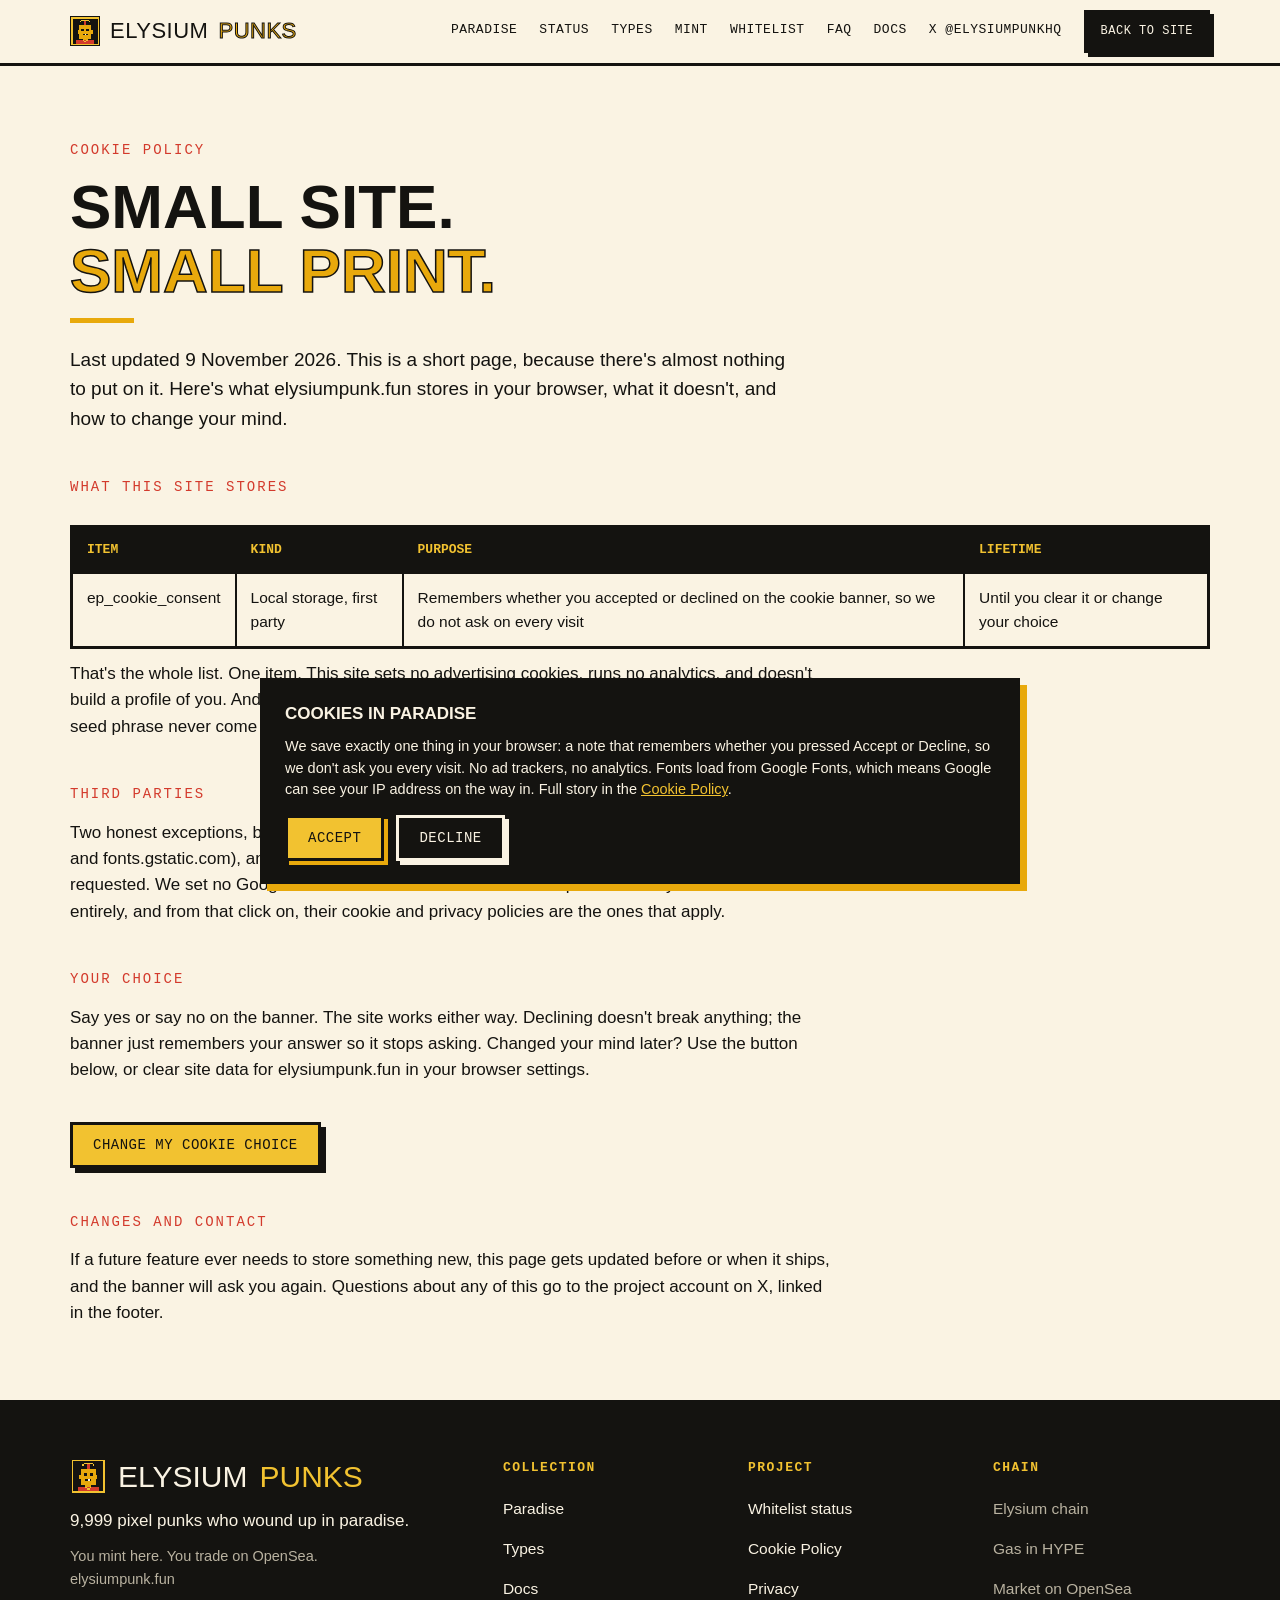
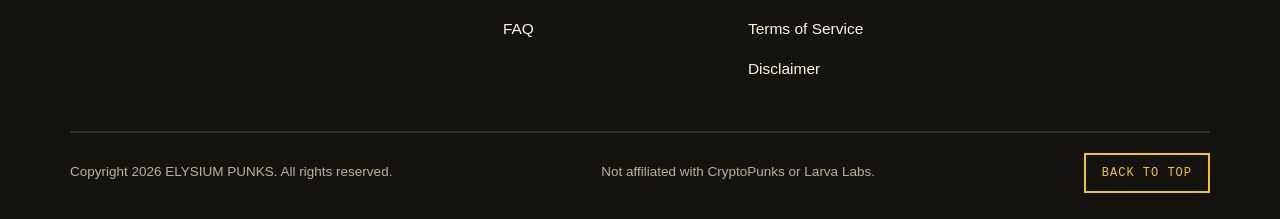
<file: cookies.html>
<!DOCTYPE html>
<html lang="en">
<head>
<meta charset="UTF-8">
<meta name="viewport" content="width=device-width, initial-scale=1.0">
<meta http-equiv="Content-Security-Policy" content="default-src 'self'; script-src 'self'; style-src 'self' https://fonts.googleapis.com 'unsafe-inline'; font-src 'self' https://fonts.gstatic.com; img-src 'self'; connect-src 'none'; base-uri 'self'; form-action 'self'; object-src 'none'">
<meta name="referrer" content="strict-origin-when-cross-origin">
<title>Cookie Policy: ELYSIUM PUNKS</title>
<meta name="description" content="Cookie Policy for elysiumpunk.fun: what this site stores, what it does not, and how to change your choice.">
<meta property="og:type" content="website">
<meta property="og:site_name" content="ELYSIUM PUNKS">
<meta property="og:title" content="ELYSIUM PUNKS Cookie Policy">
<meta property="og:description" content="What elysiumpunk.fun stores, what it does not, and how to change your cookie choice.">
<meta property="og:url" content="https://elysiumpunk.fun/cookies.html">
<meta property="og:image" content="https://elysiumpunk.fun/img/og.png">
<meta name="twitter:card" content="summary_large_image">
<meta name="twitter:title" content="ELYSIUM PUNKS Cookie Policy">
<meta name="twitter:description" content="What elysiumpunk.fun stores, what it does not, and how to change your cookie choice.">
<meta name="twitter:image" content="https://elysiumpunk.fun/img/og.png">
<link rel="preconnect" href="https://fonts.googleapis.com">
<link rel="preconnect" href="https://fonts.gstatic.com" crossorigin>
<link href="https://fonts.googleapis.com/css2?family=Archivo+Black&family=Silkscreen:wght@400;700&family=Space+Grotesk:wght@400;500;700&family=Space+Mono:wght@400;700&display=swap" rel="stylesheet">
<link rel="stylesheet" href="style.css?v=8">
<link rel="icon" type="image/png" sizes="128x128" href="img/logo.png">
<link rel="icon" type="image/svg+xml" href="img/logo.svg">
<style>
.doctable{width:100%;border:3px solid var(--ink);border-collapse:collapse;margin-top:26px;background:var(--cream)}
.doctable th,.doctable td{border:2px solid var(--ink);padding:12px 14px;text-align:left;font-size:15.5px;vertical-align:top}
.doctable th{font-family:var(--pix);text-transform:uppercase;font-size:13px;background:var(--ink);color:var(--gold2)}
.docsec{margin-top:44px}
.docsec p{max-width:760px;margin-top:12px}
</style>
</head>
<body>

<header>
  <div class="header-in">
    <a class="logo" href="index.html"><img class="logo-mark" src="img/logo.svg" alt="" width="30" height="30">ELYSIUM <em>PUNKS</em></a>
    <nav class="mainnav" aria-label="Main">
      <a href="index.html#paradise">Paradise</a>
      <a href="index.html#status">Status</a>
      <a href="index.html#types">Types</a>
      <a href="index.html#how">Mint</a>
      <a href="whitelist.html">Whitelist</a>
      <a href="index.html#faq">FAQ</a>
      <a href="docs.html">Docs</a>
      <a href="https://x.com/elysiumpunkHQ" target="_blank" rel="noopener noreferrer">X @elysiumpunkHQ</a>
    </nav>
    <a class="btn small ink head-act" href="index.html">Back to site</a>
  </div>
  <div class="scroll-progress" id="scrollProgress" aria-hidden="true"></div>
</header>

<section class="blk">
  <div class="wrap">
    <p class="sec-tag">Cookie policy</p>
    <h2>Small site.<br><span class="gold">Small print.</span></h2>
    <p class="lede">Last updated 9 November 2026. This is a short page, because there's almost nothing to put on it. Here's what elysiumpunk.fun stores in your browser, what it doesn't, and how to change your mind.</p>

    <div class="docsec">
      <p class="sec-tag">What this site stores</p>
      <table class="doctable">
        <tr><th>Item</th><th>Kind</th><th>Purpose</th><th>Lifetime</th></tr>
        <tr><td>ep_cookie_consent</td><td>Local storage, first party</td><td>Remembers whether you accepted or declined on the cookie banner, so we do not ask on every visit</td><td>Until you clear it or change your choice</td></tr>
      </table>
      <p>That's the whole list. One item. This site sets no advertising cookies, runs no analytics, and doesn't build a profile of you. And because minting happens inside your own wallet, your private keys and seed phrase never come anywhere near this site.</p>
    </div>

    <div class="docsec">
      <p class="sec-tag">Third parties</p>
      <p>Two honest exceptions, both outside our walls. Fonts load from Google Fonts (fonts.googleapis.com and fonts.gstatic.com), and Google may log your IP address and browser details when those files are requested. We set no Google cookies ourselves. Links to X and OpenSea take you off this site entirely, and from that click on, their cookie and privacy policies are the ones that apply.</p>
    </div>

    <div class="docsec">
      <p class="sec-tag">Your choice</p>
      <p>Say yes or say no on the banner. The site works either way. Declining doesn't break anything; the banner just remembers your answer so it stops asking. Changed your mind later? Use the button below, or clear site data for elysiumpunk.fun in your browser settings.</p>
      <div class="wl-cta">
        <button class="btn gold" type="button" id="cookieChangeBtn">Change my cookie choice</button>
      </div>
    </div>

    <div class="docsec">
      <p class="sec-tag">Changes and contact</p>
      <p>If a future feature ever needs to store something new, this page gets updated before or when it ships, and the banner will ask you again. Questions about any of this go to the project account on X, linked in the footer.</p>
    </div>
  </div>
</section>

<footer>
  <div class="wrap">
    <div class="foot-top">
      <div class="foot-brand">
        <div class="foot-logo"><img class="logo-mark" src="img/logo.svg" alt="" width="34" height="34">ELYSIUM <em>PUNKS</em></div>
        <p class="foot-tag">9,999 pixel punks who wound up in paradise.</p>
        <p class="foot-line">You mint here. You trade on OpenSea.<br>elysiumpunk.fun</p>
      </div>
      <nav class="foot-cols" aria-label="Footer">
        <div class="foot-col">
          <h5>Collection</h5>
          <a href="index.html#paradise">Paradise</a>
          <a href="index.html#types">Types</a>
          <a href="docs.html">Docs</a>
          <a href="index.html#faq">FAQ</a>
        </div>
        <div class="foot-col">
          <h5>Project</h5>
          <a href="whitelist.html">Whitelist status</a>
          <a href="cookies.html">Cookie Policy</a>
          <a href="privacy.html">Privacy</a>
          <a href="terms.html">Terms of Service</a>
          <a href="disclaimer.html">Disclaimer</a>
        </div>
        <div class="foot-col">
          <h5>Chain</h5>
          <span>Elysium chain</span>
          <span>Gas in HYPE</span>
          <span>Market on OpenSea</span>
        </div>
      </nav>
    </div>
    <div class="foot-bar">
      <span>Copyright 2026 ELYSIUM PUNKS. All rights reserved.</span>
      <span>Not affiliated with CryptoPunks or Larva Labs.</span>
      <button class="to-top" id="toTop" type="button">Back to top</button>
    </div>
  </div>
</footer>


<div class="cookiebar" id="cookieBar" role="dialog" aria-label="Cookie consent">
  <h4>Cookies in paradise</h4>
  <p>We save exactly one thing in your browser: a note that remembers whether you pressed Accept or Decline, so we don't ask you every visit. No ad trackers, no analytics. Fonts load from Google Fonts, which means Google can see your IP address on the way in. Full story in the <a href="cookies.html">Cookie Policy</a>.</p>
  <div class="cb-btns">
    <button class="btn gold" id="cookieAccept" type="button">Accept</button>
    <button class="btn ghost" id="cookieDecline" type="button">Decline</button>
  </div>
</div>
<script src="app.js?v=5"></script>
</body>
</html>
</file>
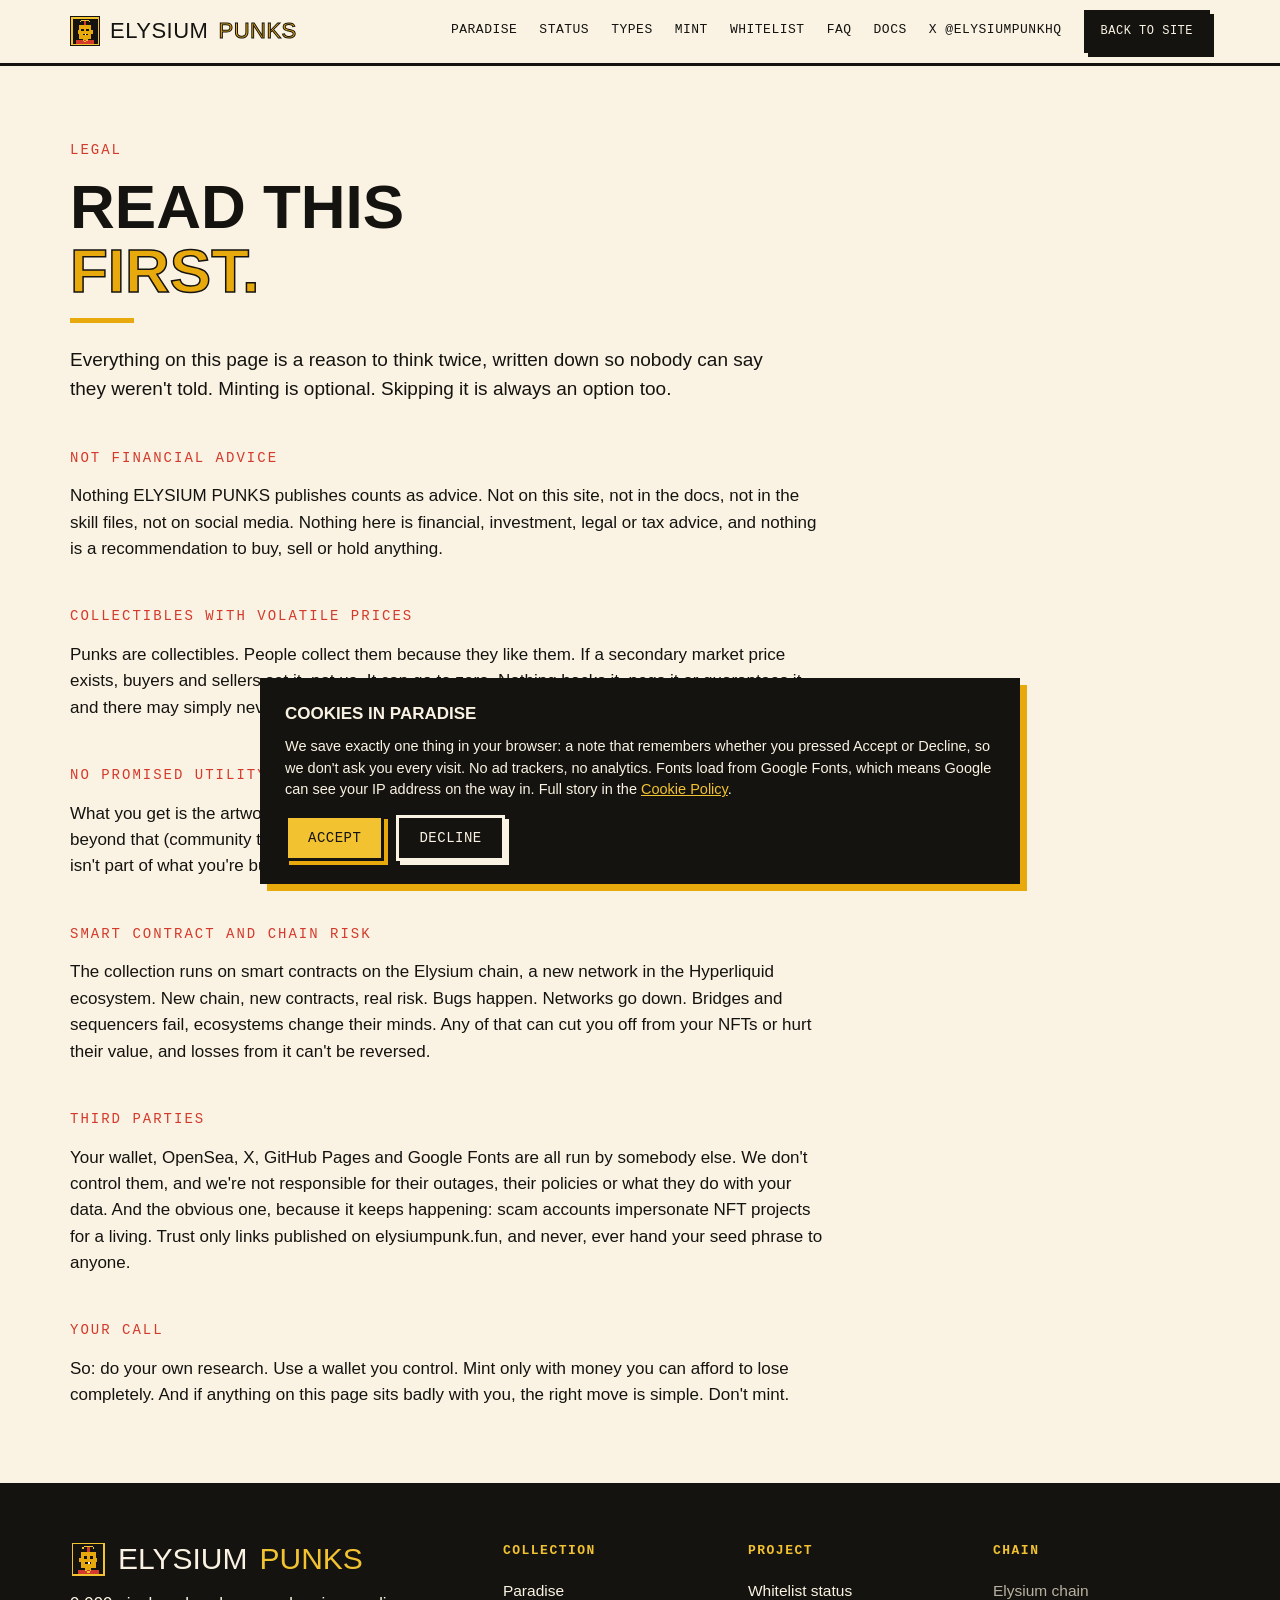
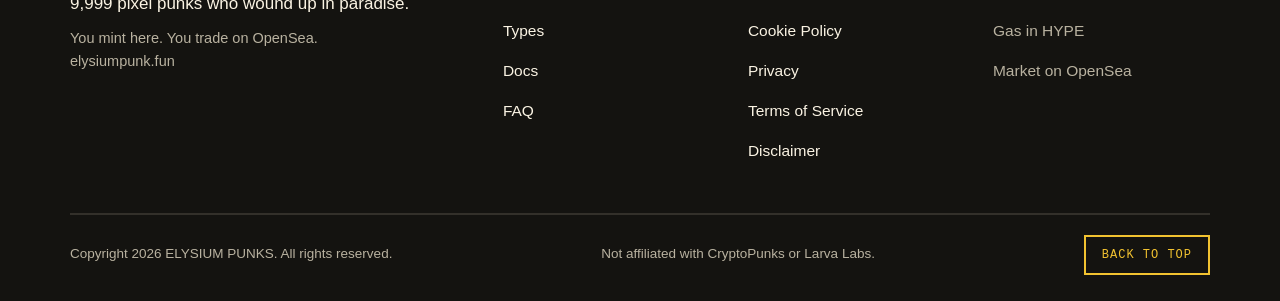
<file: disclaimer.html>
<!DOCTYPE html>
<html lang="en">
<head>
<meta charset="UTF-8">
<meta name="viewport" content="width=device-width, initial-scale=1.0">
<meta http-equiv="Content-Security-Policy" content="default-src 'self'; script-src 'self'; style-src 'self' https://fonts.googleapis.com 'unsafe-inline'; font-src 'self' https://fonts.gstatic.com; img-src 'self'; connect-src 'none'; base-uri 'self'; form-action 'self'; object-src 'none'">
<meta name="referrer" content="strict-origin-when-cross-origin">
<title>Disclaimer: ELYSIUM PUNKS</title>
<meta name="description" content="Risk disclaimer for ELYSIUM PUNKS: not financial advice, volatile collectibles, smart contract and new chain risk.">
<meta property="og:type" content="website">
<meta property="og:site_name" content="ELYSIUM PUNKS">
<meta property="og:title" content="ELYSIUM PUNKS Disclaimer">
<meta property="og:description" content="Risk disclaimer for ELYSIUM PUNKS: not financial advice, volatile collectibles, smart contract and new chain risk.">
<meta property="og:url" content="https://elysiumpunk.fun/disclaimer.html">
<meta property="og:image" content="https://elysiumpunk.fun/img/og.png">
<meta name="twitter:card" content="summary_large_image">
<meta name="twitter:title" content="ELYSIUM PUNKS Disclaimer">
<meta name="twitter:description" content="Risk disclaimer for ELYSIUM PUNKS: not financial advice, volatile collectibles, smart contract and new chain risk.">
<meta name="twitter:image" content="https://elysiumpunk.fun/img/og.png">
<link rel="preconnect" href="https://fonts.googleapis.com">
<link rel="preconnect" href="https://fonts.gstatic.com" crossorigin>
<link href="https://fonts.googleapis.com/css2?family=Archivo+Black&family=Silkscreen:wght@400;700&family=Space+Grotesk:wght@400;500;700&family=Space+Mono:wght@400;700&display=swap" rel="stylesheet">
<link rel="stylesheet" href="style.css?v=8">
<link rel="icon" type="image/png" sizes="128x128" href="img/logo.png">
<link rel="icon" type="image/svg+xml" href="img/logo.svg">
</head>
<body>

<header>
  <div class="header-in">
    <a class="logo" href="index.html"><img class="logo-mark" src="img/logo.svg" alt="" width="30" height="30">ELYSIUM <em>PUNKS</em></a>
    <nav class="mainnav" aria-label="Main">
      <a href="index.html#paradise">Paradise</a>
      <a href="index.html#status">Status</a>
      <a href="index.html#types">Types</a>
      <a href="index.html#how">Mint</a>
      <a href="whitelist.html">Whitelist</a>
      <a href="index.html#faq">FAQ</a>
      <a href="docs.html">Docs</a>
      <a href="https://x.com/elysiumpunkHQ" target="_blank" rel="noopener noreferrer">X @elysiumpunkHQ</a>
    </nav>
    <a class="btn small ink head-act" href="index.html">Back to site</a>
  </div>
  <div class="scroll-progress" id="scrollProgress" aria-hidden="true"></div>
</header>

<section class="blk">
  <div class="wrap">
    <p class="sec-tag">Legal</p>
    <h2>Read this<br><span class="gold">First.</span></h2>
    <p class="lede">Everything on this page is a reason to think twice, written down so nobody can say they weren't told. Minting is optional. Skipping it is always an option too.</p>
    <div class="docsec">
      <p class="sec-tag">Not financial advice</p>
      <p>Nothing ELYSIUM PUNKS publishes counts as advice. Not on this site, not in the docs, not in the skill files, not on social media. Nothing here is financial, investment, legal or tax advice, and nothing is a recommendation to buy, sell or hold anything.</p>
    </div>
    <div class="docsec">
      <p class="sec-tag">Collectibles with volatile prices</p>
      <p>Punks are collectibles. People collect them because they like them. If a secondary market price exists, buyers and sellers set it, not us. It can go to zero. Nothing backs it, pegs it or guarantees it, and there may simply never be a buyer for your punk at any price.</p>
    </div>
    <div class="docsec">
      <p class="sec-tag">No promised utility or roadmap value</p>
      <p>What you get is the artwork, the type your seed rolled, and an NFT that stays on-chain. Anything beyond that (community things, events, extras) is at our discretion, can change or never happen, and isn't part of what you're buying. Don't mint because you're expecting future benefits.</p>
    </div>
    <div class="docsec">
      <p class="sec-tag">Smart contract and chain risk</p>
      <p>The collection runs on smart contracts on the Elysium chain, a new network in the Hyperliquid ecosystem. New chain, new contracts, real risk. Bugs happen. Networks go down. Bridges and sequencers fail, ecosystems change their minds. Any of that can cut you off from your NFTs or hurt their value, and losses from it can't be reversed.</p>
    </div>
    <div class="docsec">
      <p class="sec-tag">Third parties</p>
      <p>Your wallet, OpenSea, X, GitHub Pages and Google Fonts are all run by somebody else. We don't control them, and we're not responsible for their outages, their policies or what they do with your data. And the obvious one, because it keeps happening: scam accounts impersonate NFT projects for a living. Trust only links published on elysiumpunk.fun, and never, ever hand your seed phrase to anyone.</p>
    </div>
    <div class="docsec">
      <p class="sec-tag">Your call</p>
      <p>So: do your own research. Use a wallet you control. Mint only with money you can afford to lose completely. And if anything on this page sits badly with you, the right move is simple. Don't mint.</p>
    </div>
  </div>
</section>

<footer>
  <div class="wrap">
    <div class="foot-top">
      <div class="foot-brand">
        <div class="foot-logo"><img class="logo-mark" src="img/logo.svg" alt="" width="34" height="34">ELYSIUM <em>PUNKS</em></div>
        <p class="foot-tag">9,999 pixel punks who wound up in paradise.</p>
        <p class="foot-line">You mint here. You trade on OpenSea.<br>elysiumpunk.fun</p>
      </div>
      <nav class="foot-cols" aria-label="Footer">
        <div class="foot-col">
          <h5>Collection</h5>
          <a href="index.html#paradise">Paradise</a>
          <a href="index.html#types">Types</a>
          <a href="docs.html">Docs</a>
          <a href="index.html#faq">FAQ</a>
        </div>
        <div class="foot-col">
          <h5>Project</h5>
          <a href="whitelist.html">Whitelist status</a>
          <a href="cookies.html">Cookie Policy</a>
          <a href="privacy.html">Privacy</a>
          <a href="terms.html">Terms of Service</a>
          <a href="disclaimer.html">Disclaimer</a>
        </div>
        <div class="foot-col">
          <h5>Chain</h5>
          <span>Elysium chain</span>
          <span>Gas in HYPE</span>
          <span>Market on OpenSea</span>
        </div>
      </nav>
    </div>
    <div class="foot-bar">
      <span>Copyright 2026 ELYSIUM PUNKS. All rights reserved.</span>
      <span>Not affiliated with CryptoPunks or Larva Labs.</span>
      <button class="to-top" id="toTop" type="button">Back to top</button>
    </div>
  </div>
</footer>

<div class="cookiebar" id="cookieBar" role="dialog" aria-label="Cookie consent">
  <h4>Cookies in paradise</h4>
  <p>We save exactly one thing in your browser: a note that remembers whether you pressed Accept or Decline, so we don't ask you every visit. No ad trackers, no analytics. Fonts load from Google Fonts, which means Google can see your IP address on the way in. Full story in the <a href="cookies.html">Cookie Policy</a>.</p>
  <div class="cb-btns">
    <button class="btn gold" id="cookieAccept" type="button">Accept</button>
    <button class="btn ghost" id="cookieDecline" type="button">Decline</button>
  </div>
</div>
<script src="app.js?v=5"></script>
</body>
</html>
</file>
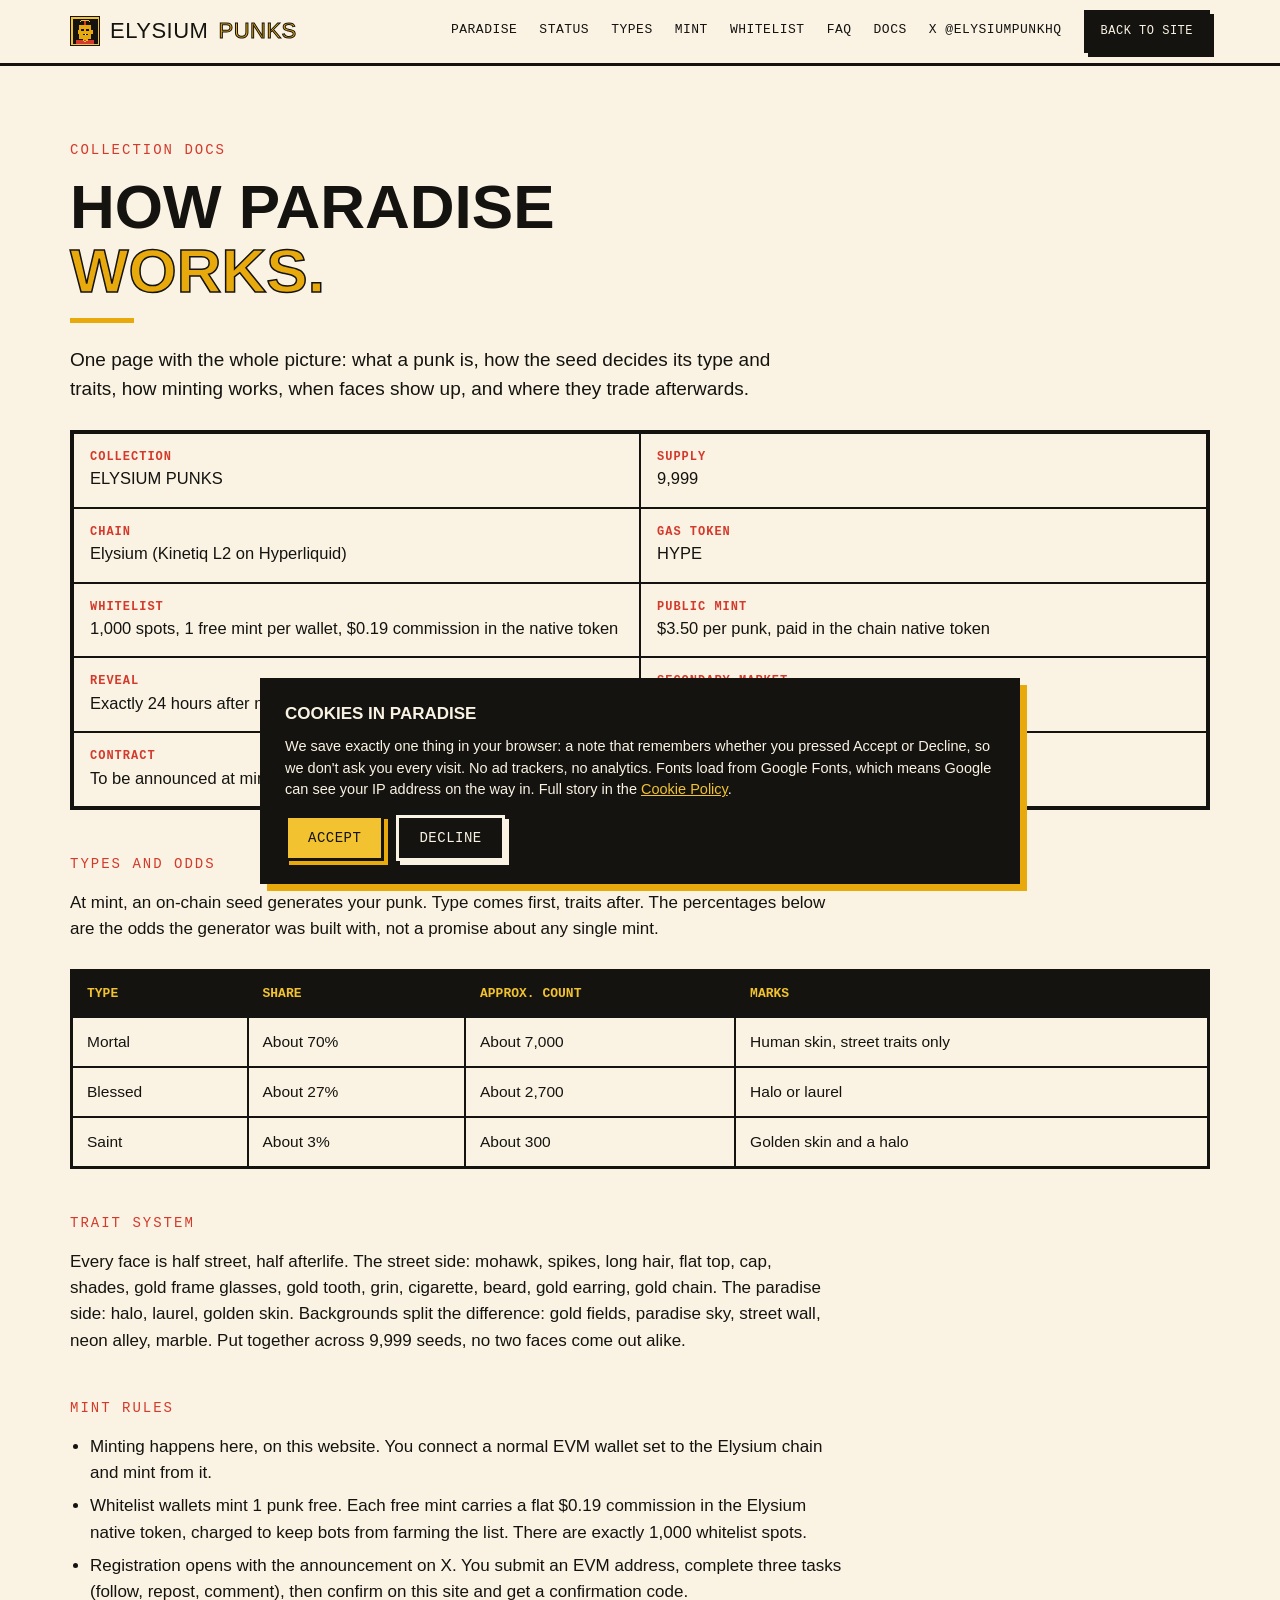
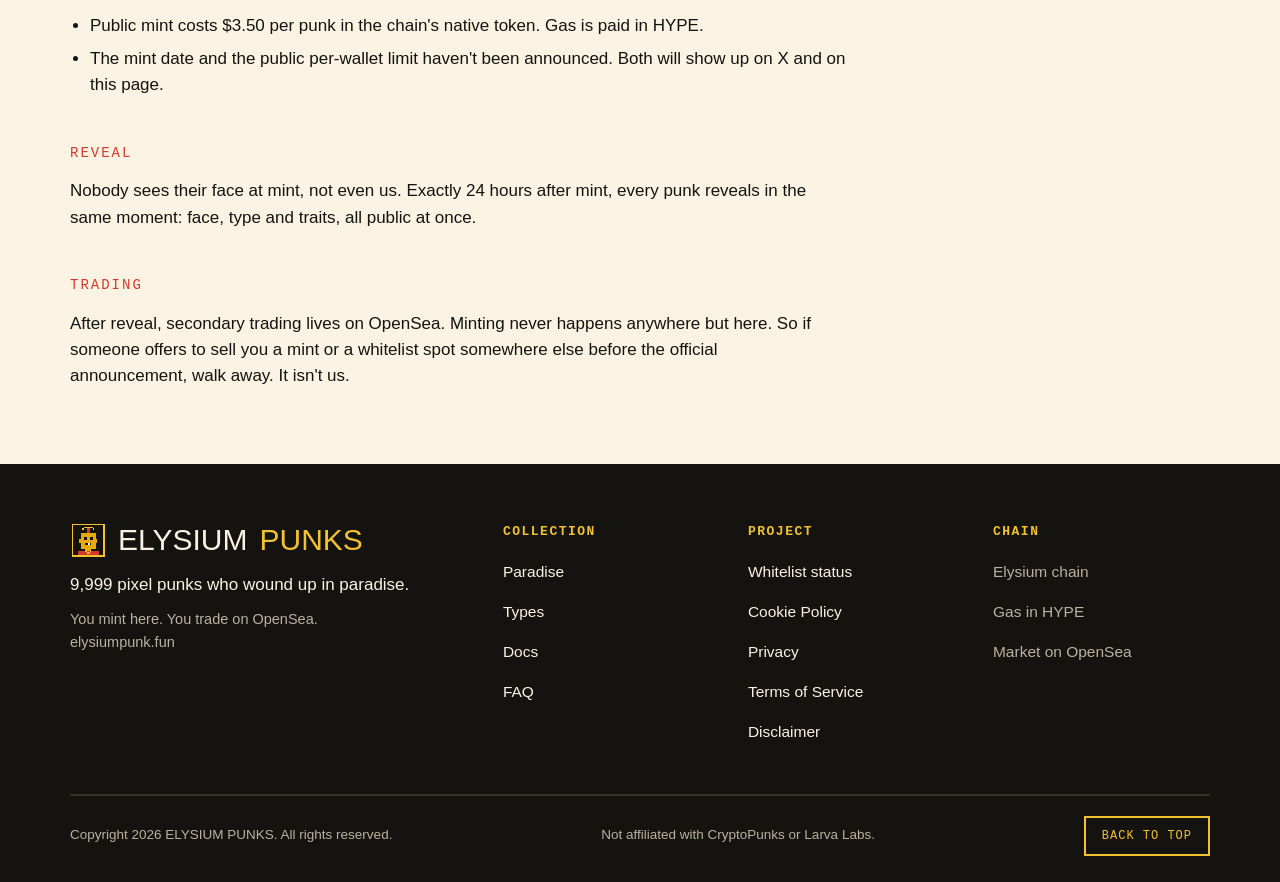
<file: docs.html>
<!DOCTYPE html>
<html lang="en">
<head>
<meta charset="UTF-8">
<meta name="viewport" content="width=device-width, initial-scale=1.0">
<meta http-equiv="Content-Security-Policy" content="default-src 'self'; script-src 'self'; style-src 'self' https://fonts.googleapis.com 'unsafe-inline'; font-src 'self' https://fonts.gstatic.com; img-src 'self'; connect-src 'none'; base-uri 'self'; form-action 'self'; object-src 'none'">
<meta name="referrer" content="strict-origin-when-cross-origin">
<title>Docs: ELYSIUM PUNKS</title>
<meta name="description" content="ELYSIUM PUNKS collection docs: types and odds, trait system, mint rules, reveal, chain details and secondary trading on OpenSea.">
<meta property="og:type" content="website">
<meta property="og:site_name" content="ELYSIUM PUNKS">
<meta property="og:title" content="ELYSIUM PUNKS Docs">
<meta property="og:description" content="Types and odds, trait system, mint rules and reveal mechanics for the 9,999 pixel punks on the Elysium chain.">
<meta property="og:url" content="https://elysiumpunk.fun/docs.html">
<meta property="og:image" content="https://elysiumpunk.fun/img/og.png">
<meta name="twitter:card" content="summary_large_image">
<meta name="twitter:title" content="ELYSIUM PUNKS Docs">
<meta name="twitter:description" content="Types and odds, trait system, mint rules and reveal mechanics for the 9,999 pixel punks on the Elysium chain.">
<meta name="twitter:image" content="https://elysiumpunk.fun/img/og.png">
<link rel="preconnect" href="https://fonts.googleapis.com">
<link rel="preconnect" href="https://fonts.gstatic.com" crossorigin>
<link href="https://fonts.googleapis.com/css2?family=Archivo+Black&family=Silkscreen:wght@400;700&family=Space+Grotesk:wght@400;500;700&family=Space+Mono:wght@400;700&display=swap" rel="stylesheet">
<link rel="stylesheet" href="style.css?v=8">
<link rel="icon" type="image/png" sizes="128x128" href="img/logo.png">
<link rel="icon" type="image/svg+xml" href="img/logo.svg">
<style>
.doctable{width:100%;border:3px solid var(--ink);border-collapse:collapse;margin-top:26px;background:var(--cream)}
.doctable th,.doctable td{border:2px solid var(--ink);padding:12px 14px;text-align:left;font-size:15.5px}
.doctable th{font-family:var(--pix);text-transform:uppercase;font-size:13px;background:var(--ink);color:var(--gold2)}
.docsec{margin-top:44px}
.docsec p{max-width:760px;margin-top:12px}
.docsec ul{max-width:760px;margin:12px 0 0 20px}
.docsec li{margin-bottom:7px}
.kv{display:grid;grid-template-columns:repeat(2,1fr);gap:0;border:3px solid var(--ink);margin-top:26px}
.kv div{padding:14px 16px;border:1.5px solid var(--ink)}
.kv b{font-family:var(--pix);font-size:12px;text-transform:uppercase;letter-spacing:1px;display:block;color:var(--red)}
.kv span{font-size:16.5px}
@media (max-width:860px){.kv{grid-template-columns:1fr}}
</style>
</head>
<body>

<header>
  <div class="header-in">
    <a class="logo" href="index.html"><img class="logo-mark" src="img/logo.svg" alt="" width="30" height="30">ELYSIUM <em>PUNKS</em></a>
    <nav class="mainnav" aria-label="Main">
      <a href="index.html#paradise">Paradise</a>
      <a href="index.html#status">Status</a>
      <a href="index.html#types">Types</a>
      <a href="index.html#how">Mint</a>
      <a href="whitelist.html">Whitelist</a>
      <a href="index.html#faq">FAQ</a>
      <a href="docs.html">Docs</a>
      <a href="https://x.com/elysiumpunkHQ" target="_blank" rel="noopener noreferrer">X @elysiumpunkHQ</a>
    </nav>
    <a class="btn small ink head-act" href="index.html">Back to site</a>
  </div>
  <div class="scroll-progress" id="scrollProgress" aria-hidden="true"></div>
</header>

<section class="blk">
  <div class="wrap">
    <p class="sec-tag">Collection docs</p>
    <h2>How paradise<br><span class="gold">works.</span></h2>
    <p class="lede">One page with the whole picture: what a punk is, how the seed decides its type and traits, how minting works, when faces show up, and where they trade afterwards.</p>

    <div class="kv">
      <div><b>Collection</b><span>ELYSIUM PUNKS</span></div>
      <div><b>Supply</b><span>9,999</span></div>
      <div><b>Chain</b><span>Elysium (Kinetiq L2 on Hyperliquid)</span></div>
      <div><b>Gas token</b><span>HYPE</span></div>
      <div><b>Whitelist</b><span>1,000 spots, 1 free mint per wallet, $0.19 commission in the native token</span></div>
      <div><b>Public mint</b><span>$3.50 per punk, paid in the chain native token</span></div>
      <div><b>Reveal</b><span>Exactly 24 hours after mint</span></div>
      <div><b>Secondary market</b><span>OpenSea</span></div>
      <div><b>Contract</b><span>To be announced at mint</span></div>
      <div><b>Public per wallet limit</b><span>To be announced with the mint date</span></div>
    </div>

    <div class="docsec">
      <p class="sec-tag">Types and odds</p>
      <p>At mint, an on-chain seed generates your punk. Type comes first, traits after. The percentages below are the odds the generator was built with, not a promise about any single mint.</p>
      <table class="doctable">
        <tr><th>Type</th><th>Share</th><th>Approx. count</th><th>Marks</th></tr>
        <tr><td>Mortal</td><td>About 70%</td><td>About 7,000</td><td>Human skin, street traits only</td></tr>
        <tr><td>Blessed</td><td>About 27%</td><td>About 2,700</td><td>Halo or laurel</td></tr>
        <tr><td>Saint</td><td>About 3%</td><td>About 300</td><td>Golden skin and a halo</td></tr>
      </table>
    </div>

    <div class="docsec">
      <p class="sec-tag">Trait system</p>
      <p>Every face is half street, half afterlife. The street side: mohawk, spikes, long hair, flat top, cap, shades, gold frame glasses, gold tooth, grin, cigarette, beard, gold earring, gold chain. The paradise side: halo, laurel, golden skin. Backgrounds split the difference: gold fields, paradise sky, street wall, neon alley, marble. Put together across 9,999 seeds, no two faces come out alike.</p>
    </div>

    <div class="docsec">
      <p class="sec-tag">Mint rules</p>
      <ul>
        <li>Minting happens here, on this website. You connect a normal EVM wallet set to the Elysium chain and mint from it.</li>
        <li>Whitelist wallets mint 1 punk free. Each free mint carries a flat $0.19 commission in the Elysium native token, charged to keep bots from farming the list. There are exactly 1,000 whitelist spots.</li>
        <li>Registration opens with the announcement on X. You submit an EVM address, complete three tasks (follow, repost, comment), then confirm on this site and get a confirmation code.</li>
        <li>Public mint costs $3.50 per punk in the chain's native token. Gas is paid in HYPE.</li>
        <li>The mint date and the public per-wallet limit haven't been announced. Both will show up on X and on this page.</li>
      </ul>
    </div>

    <div class="docsec">
      <p class="sec-tag">Reveal</p>
      <p>Nobody sees their face at mint, not even us. Exactly 24 hours after mint, every punk reveals in the same moment: face, type and traits, all public at once.</p>
    </div>

    <div class="docsec">
      <p class="sec-tag">Trading</p>
      <p>After reveal, secondary trading lives on OpenSea. Minting never happens anywhere but here. So if someone offers to sell you a mint or a whitelist spot somewhere else before the official announcement, walk away. It isn't us.</p>
    </div>
  </div>
</section>

<footer>
  <div class="wrap">
    <div class="foot-top">
      <div class="foot-brand">
        <div class="foot-logo"><img class="logo-mark" src="img/logo.svg" alt="" width="34" height="34">ELYSIUM <em>PUNKS</em></div>
        <p class="foot-tag">9,999 pixel punks who wound up in paradise.</p>
        <p class="foot-line">You mint here. You trade on OpenSea.<br>elysiumpunk.fun</p>
      </div>
      <nav class="foot-cols" aria-label="Footer">
        <div class="foot-col">
          <h5>Collection</h5>
          <a href="index.html#paradise">Paradise</a>
          <a href="index.html#types">Types</a>
          <a href="docs.html">Docs</a>
          <a href="index.html#faq">FAQ</a>
        </div>
        <div class="foot-col">
          <h5>Project</h5>
          <a href="whitelist.html">Whitelist status</a>
          <a href="cookies.html">Cookie Policy</a>
          <a href="privacy.html">Privacy</a>
          <a href="terms.html">Terms of Service</a>
          <a href="disclaimer.html">Disclaimer</a>
        </div>
        <div class="foot-col">
          <h5>Chain</h5>
          <span>Elysium chain</span>
          <span>Gas in HYPE</span>
          <span>Market on OpenSea</span>
        </div>
      </nav>
    </div>
    <div class="foot-bar">
      <span>Copyright 2026 ELYSIUM PUNKS. All rights reserved.</span>
      <span>Not affiliated with CryptoPunks or Larva Labs.</span>
      <button class="to-top" id="toTop" type="button">Back to top</button>
    </div>
  </div>
</footer>


<div class="cookiebar" id="cookieBar" role="dialog" aria-label="Cookie consent">
  <h4>Cookies in paradise</h4>
  <p>We save exactly one thing in your browser: a note that remembers whether you pressed Accept or Decline, so we don't ask you every visit. No ad trackers, no analytics. Fonts load from Google Fonts, which means Google can see your IP address on the way in. Full story in the <a href="cookies.html">Cookie Policy</a>.</p>
  <div class="cb-btns">
    <button class="btn gold" id="cookieAccept" type="button">Accept</button>
    <button class="btn ghost" id="cookieDecline" type="button">Decline</button>
  </div>
</div>
<script src="app.js?v=5"></script>
</body>
</html>
</file>
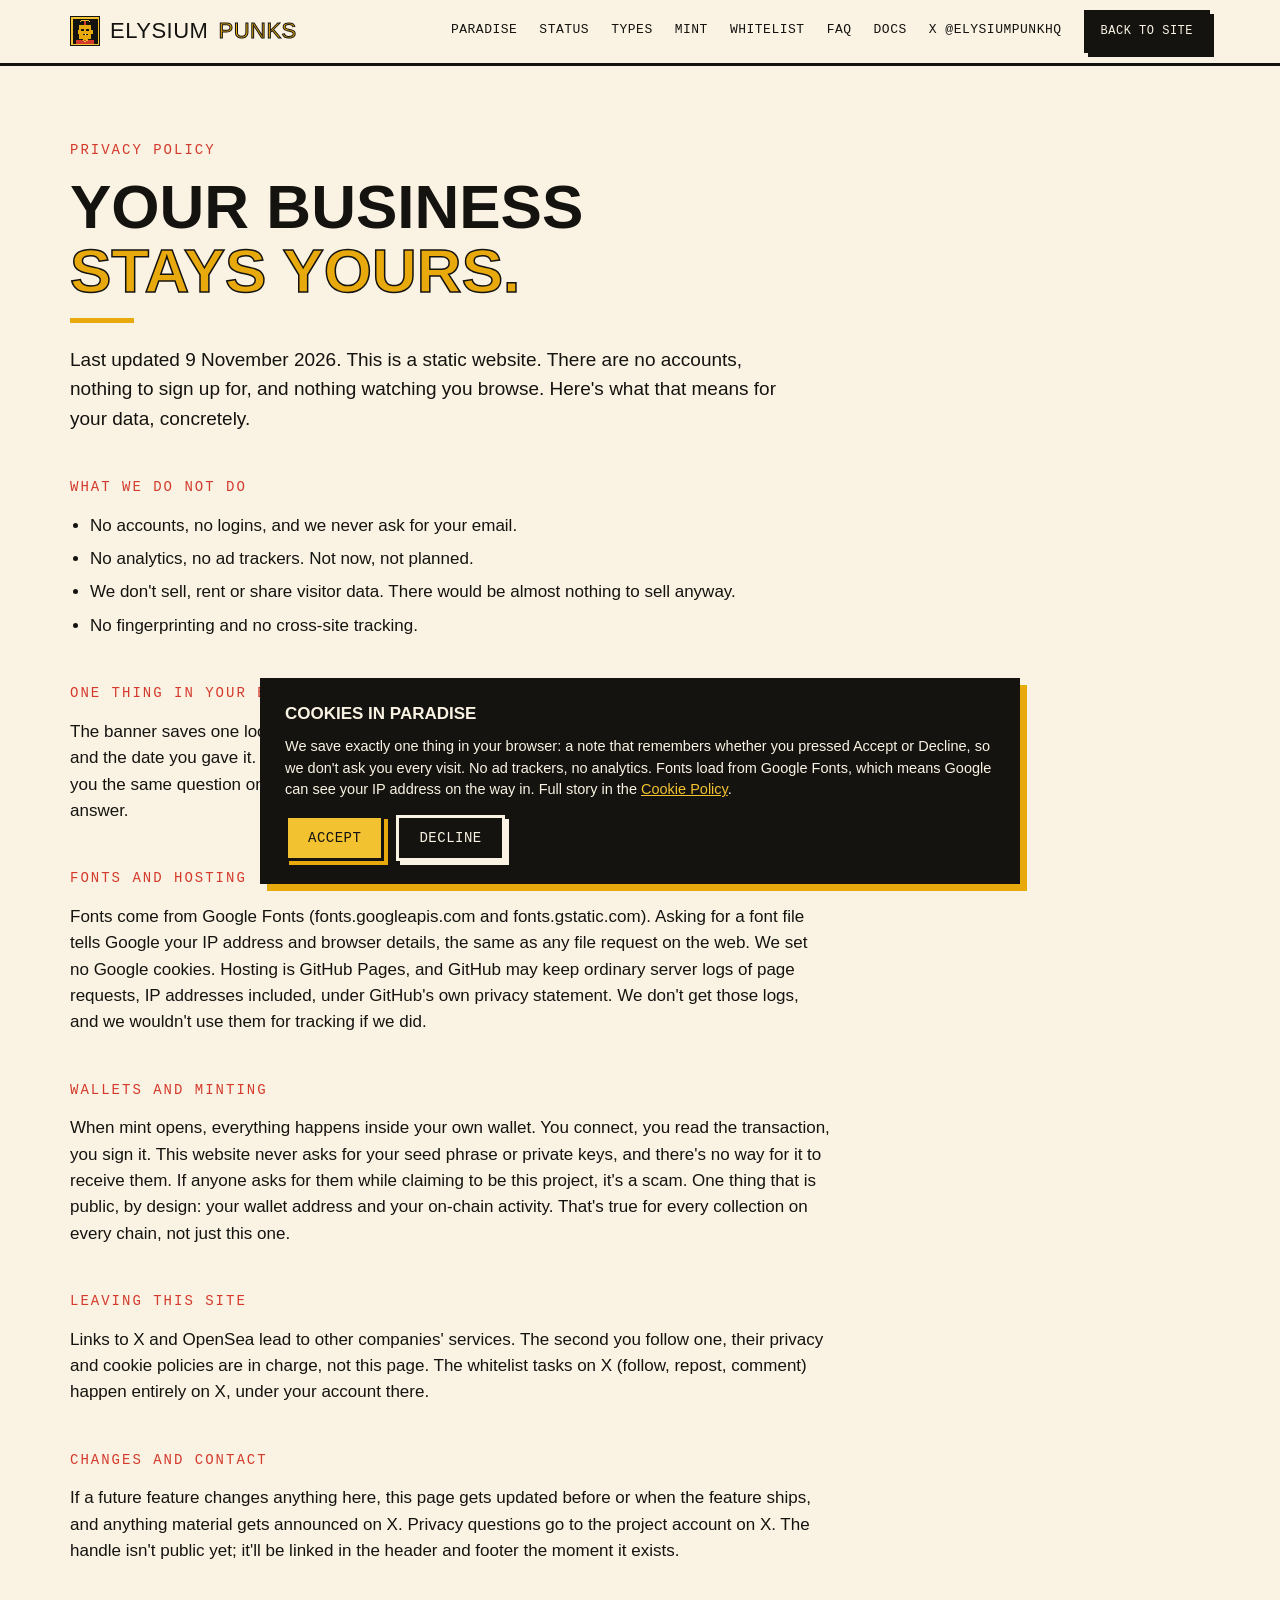
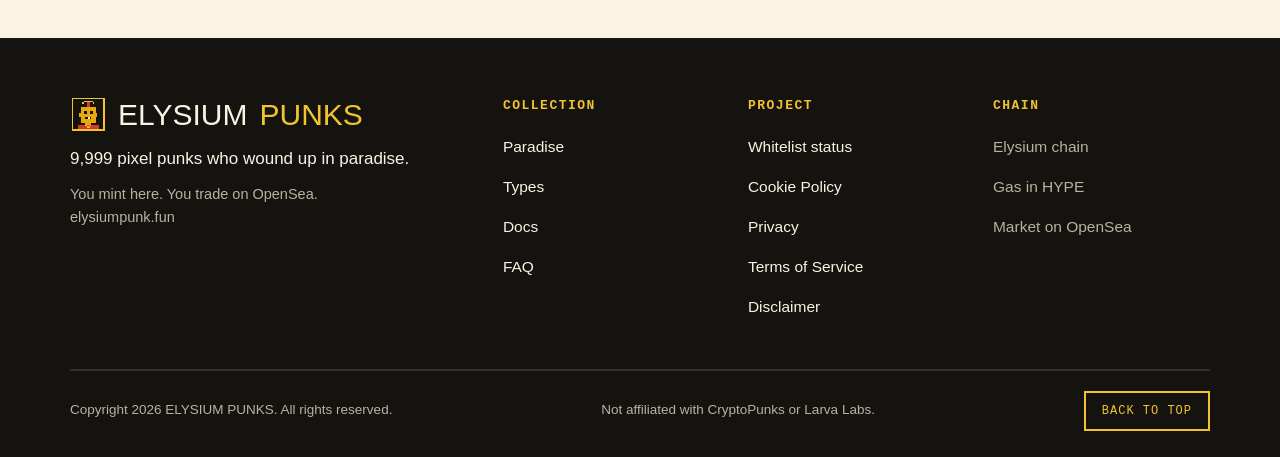
<file: privacy.html>
<!DOCTYPE html>
<html lang="en">
<head>
<meta charset="UTF-8">
<meta name="viewport" content="width=device-width, initial-scale=1.0">
<meta http-equiv="Content-Security-Policy" content="default-src 'self'; script-src 'self'; style-src 'self' https://fonts.googleapis.com 'unsafe-inline'; font-src 'self' https://fonts.gstatic.com; img-src 'self'; connect-src 'none'; base-uri 'self'; form-action 'self'; object-src 'none'">
<meta name="referrer" content="strict-origin-when-cross-origin">
<title>Privacy Policy: ELYSIUM PUNKS</title>
<meta name="description" content="Privacy Policy for elysiumpunk.fun: no accounts, no analytics, no trackers. What little this site touches, and what it never touches.">
<meta property="og:type" content="website">
<meta property="og:site_name" content="ELYSIUM PUNKS">
<meta property="og:title" content="ELYSIUM PUNKS Privacy Policy">
<meta property="og:description" content="No accounts, no analytics, no advertising trackers. The privacy policy of elysiumpunk.fun.">
<meta property="og:url" content="https://elysiumpunk.fun/privacy.html">
<meta property="og:image" content="https://elysiumpunk.fun/img/og.png">
<meta name="twitter:card" content="summary_large_image">
<meta name="twitter:title" content="ELYSIUM PUNKS Privacy Policy">
<meta name="twitter:description" content="No accounts, no analytics, no advertising trackers. The privacy policy of elysiumpunk.fun.">
<meta name="twitter:image" content="https://elysiumpunk.fun/img/og.png">
<link rel="preconnect" href="https://fonts.googleapis.com">
<link rel="preconnect" href="https://fonts.gstatic.com" crossorigin>
<link href="https://fonts.googleapis.com/css2?family=Archivo+Black&family=Silkscreen:wght@400;700&family=Space+Grotesk:wght@400;500;700&family=Space+Mono:wght@400;700&display=swap" rel="stylesheet">
<link rel="stylesheet" href="style.css?v=8">
<link rel="icon" type="image/png" sizes="128x128" href="img/logo.png">
<link rel="icon" type="image/svg+xml" href="img/logo.svg">
</head>
<body>

<header>
  <div class="header-in">
    <a class="logo" href="index.html"><img class="logo-mark" src="img/logo.svg" alt="" width="30" height="30">ELYSIUM <em>PUNKS</em></a>
    <nav class="mainnav" aria-label="Main">
      <a href="index.html#paradise">Paradise</a>
      <a href="index.html#status">Status</a>
      <a href="index.html#types">Types</a>
      <a href="index.html#how">Mint</a>
      <a href="whitelist.html">Whitelist</a>
      <a href="index.html#faq">FAQ</a>
      <a href="docs.html">Docs</a>
      <a href="https://x.com/elysiumpunkHQ" target="_blank" rel="noopener noreferrer">X @elysiumpunkHQ</a>
    </nav>
    <a class="btn small ink head-act" href="index.html">Back to site</a>
  </div>
  <div class="scroll-progress" id="scrollProgress" aria-hidden="true"></div>
</header>

<section class="blk">
  <div class="wrap">
    <p class="sec-tag">Privacy policy</p>
    <h2>Your business<br><span class="gold">stays yours.</span></h2>
    <p class="lede">Last updated 9 November 2026. This is a static website. There are no accounts, nothing to sign up for, and nothing watching you browse. Here's what that means for your data, concretely.</p>

    <div class="docsec">
      <p class="sec-tag">What we do not do</p>
      <ul>
        <li>No accounts, no logins, and we never ask for your email.</li>
        <li>No analytics, no ad trackers. Not now, not planned.</li>
        <li>We don't sell, rent or share visitor data. There would be almost nothing to sell anyway.</li>
        <li>No fingerprinting and no cross-site tracking.</li>
      </ul>
    </div>

    <div class="docsec">
      <p class="sec-tag">One thing in your browser</p>
      <p>The banner saves one local storage item, ep_cookie_consent, with your Accept or Decline answer and the date you gave it. It never leaves your browser. Its only job is to stop the banner from asking you the same question on every visit. The <a href="cookies.html">Cookie Policy</a> has the details, and a button to change your answer.</p>
    </div>

    <div class="docsec">
      <p class="sec-tag">Fonts and hosting</p>
      <p>Fonts come from Google Fonts (fonts.googleapis.com and fonts.gstatic.com). Asking for a font file tells Google your IP address and browser details, the same as any file request on the web. We set no Google cookies. Hosting is GitHub Pages, and GitHub may keep ordinary server logs of page requests, IP addresses included, under GitHub's own privacy statement. We don't get those logs, and we wouldn't use them for tracking if we did.</p>
    </div>

    <div class="docsec">
      <p class="sec-tag">Wallets and minting</p>
      <p>When mint opens, everything happens inside your own wallet. You connect, you read the transaction, you sign it. This website never asks for your seed phrase or private keys, and there's no way for it to receive them. If anyone asks for them while claiming to be this project, it's a scam. One thing that is public, by design: your wallet address and your on-chain activity. That's true for every collection on every chain, not just this one.</p>
    </div>

    <div class="docsec">
      <p class="sec-tag">Leaving this site</p>
      <p>Links to X and OpenSea lead to other companies' services. The second you follow one, their privacy and cookie policies are in charge, not this page. The whitelist tasks on X (follow, repost, comment) happen entirely on X, under your account there.</p>
    </div>

    <div class="docsec">
      <p class="sec-tag">Changes and contact</p>
      <p>If a future feature changes anything here, this page gets updated before or when the feature ships, and anything material gets announced on X. Privacy questions go to the project account on X. The handle isn't public yet; it'll be linked in the header and footer the moment it exists.</p>
    </div>
  </div>
</section>

<footer>
  <div class="wrap">
    <div class="foot-top">
      <div class="foot-brand">
        <div class="foot-logo"><img class="logo-mark" src="img/logo.svg" alt="" width="34" height="34">ELYSIUM <em>PUNKS</em></div>
        <p class="foot-tag">9,999 pixel punks who wound up in paradise.</p>
        <p class="foot-line">You mint here. You trade on OpenSea.<br>elysiumpunk.fun</p>
      </div>
      <nav class="foot-cols" aria-label="Footer">
        <div class="foot-col">
          <h5>Collection</h5>
          <a href="index.html#paradise">Paradise</a>
          <a href="index.html#types">Types</a>
          <a href="docs.html">Docs</a>
          <a href="index.html#faq">FAQ</a>
        </div>
        <div class="foot-col">
          <h5>Project</h5>
          <a href="whitelist.html">Whitelist status</a>
          <a href="cookies.html">Cookie Policy</a>
          <a href="privacy.html">Privacy</a>
          <a href="terms.html">Terms of Service</a>
          <a href="disclaimer.html">Disclaimer</a>
        </div>
        <div class="foot-col">
          <h5>Chain</h5>
          <span>Elysium chain</span>
          <span>Gas in HYPE</span>
          <span>Market on OpenSea</span>
        </div>
      </nav>
    </div>
    <div class="foot-bar">
      <span>Copyright 2026 ELYSIUM PUNKS. All rights reserved.</span>
      <span>Not affiliated with CryptoPunks or Larva Labs.</span>
      <button class="to-top" id="toTop" type="button">Back to top</button>
    </div>
  </div>
</footer>

<div class="cookiebar" id="cookieBar" role="dialog" aria-label="Cookie consent">
  <h4>Cookies in paradise</h4>
  <p>We save exactly one thing in your browser: a note that remembers whether you pressed Accept or Decline, so we don't ask you every visit. No ad trackers, no analytics. Fonts load from Google Fonts, which means Google can see your IP address on the way in. Full story in the <a href="cookies.html">Cookie Policy</a>.</p>
  <div class="cb-btns">
    <button class="btn gold" id="cookieAccept" type="button">Accept</button>
    <button class="btn ghost" id="cookieDecline" type="button">Decline</button>
  </div>
</div>
<script src="app.js?v=5"></script>
</body>
</html>
</file>
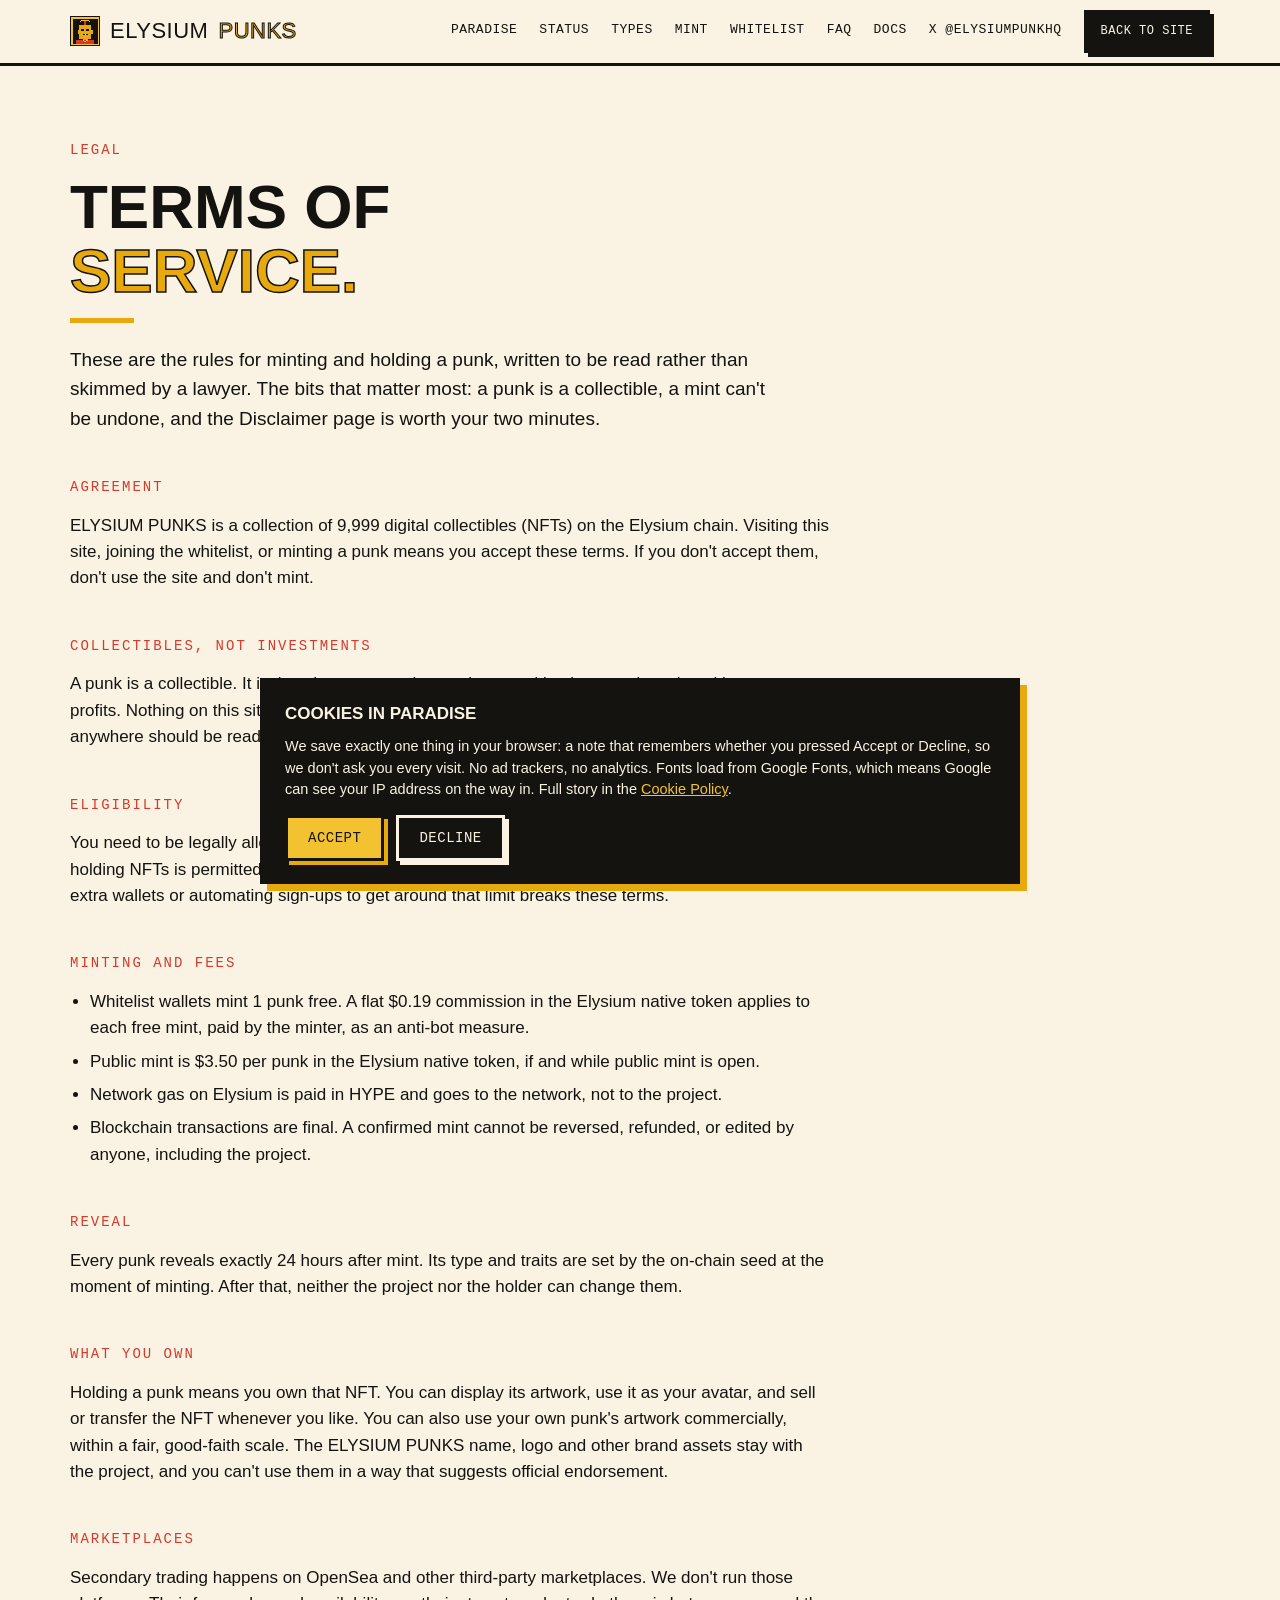
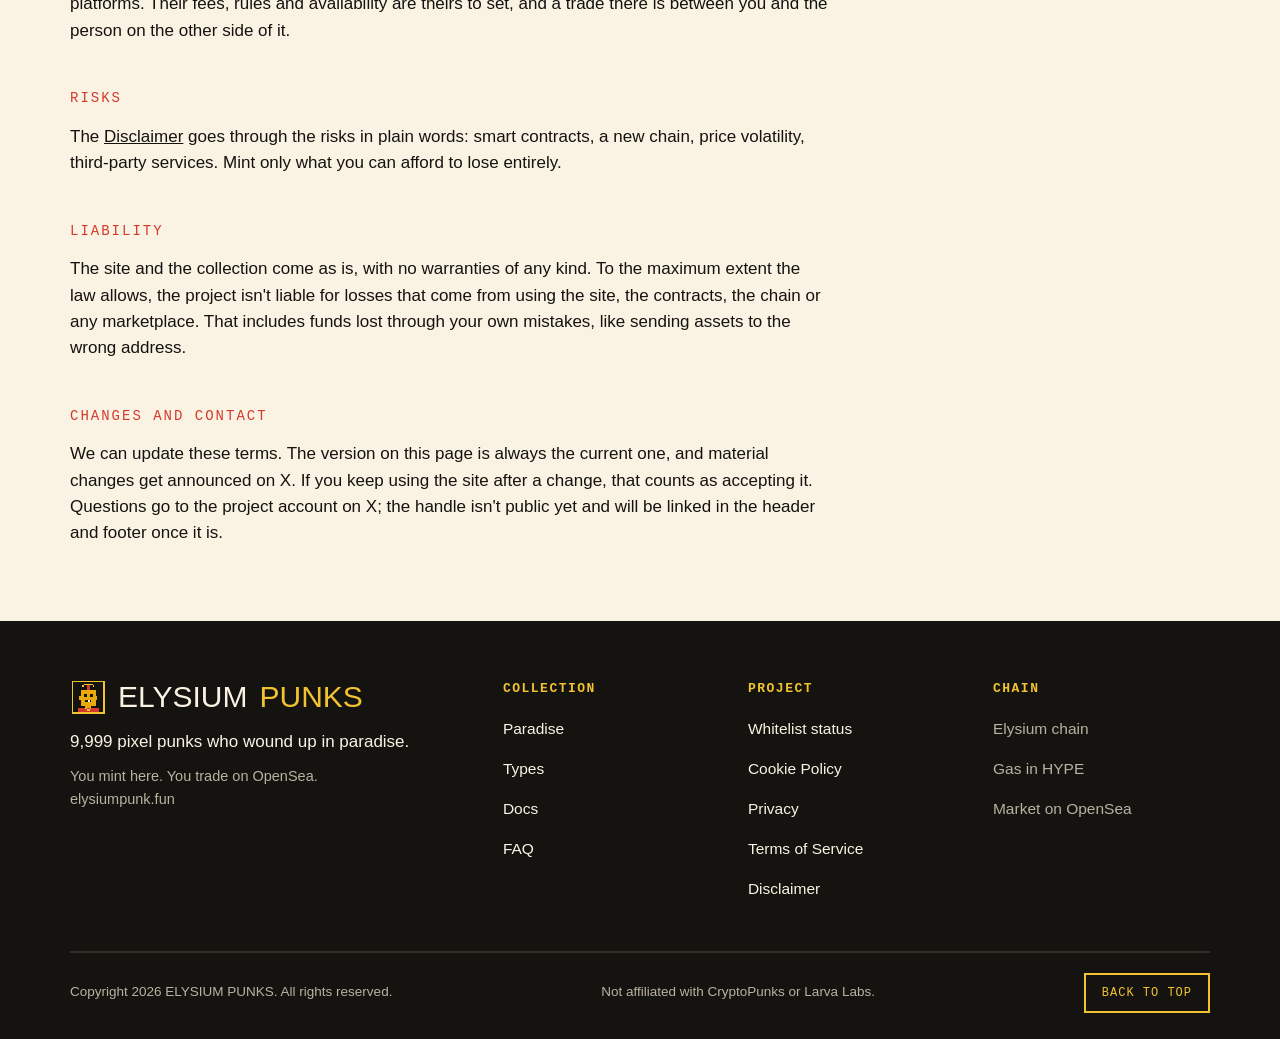
<file: terms.html>
<!DOCTYPE html>
<html lang="en">
<head>
<meta charset="UTF-8">
<meta name="viewport" content="width=device-width, initial-scale=1.0">
<meta http-equiv="Content-Security-Policy" content="default-src 'self'; script-src 'self'; style-src 'self' https://fonts.googleapis.com 'unsafe-inline'; font-src 'self' https://fonts.gstatic.com; img-src 'self'; connect-src 'none'; base-uri 'self'; form-action 'self'; object-src 'none'">
<meta name="referrer" content="strict-origin-when-cross-origin">
<title>Terms of Service: ELYSIUM PUNKS</title>
<meta name="description" content="Terms of service for ELYSIUM PUNKS: minting, the $0.19 whitelist commission, ownership, marketplaces, and liability.">
<meta property="og:type" content="website">
<meta property="og:site_name" content="ELYSIUM PUNKS">
<meta property="og:title" content="ELYSIUM PUNKS Terms of Service">
<meta property="og:description" content="Minting, the $0.19 whitelist commission, ownership, marketplaces, and liability. The terms for ELYSIUM PUNKS.">
<meta property="og:url" content="https://elysiumpunk.fun/terms.html">
<meta property="og:image" content="https://elysiumpunk.fun/img/og.png">
<meta name="twitter:card" content="summary_large_image">
<meta name="twitter:title" content="ELYSIUM PUNKS Terms of Service">
<meta name="twitter:description" content="Minting, the $0.19 whitelist commission, ownership, marketplaces, and liability. The terms for ELYSIUM PUNKS.">
<meta name="twitter:image" content="https://elysiumpunk.fun/img/og.png">
<link rel="preconnect" href="https://fonts.googleapis.com">
<link rel="preconnect" href="https://fonts.gstatic.com" crossorigin>
<link href="https://fonts.googleapis.com/css2?family=Archivo+Black&family=Silkscreen:wght@400;700&family=Space+Grotesk:wght@400;500;700&family=Space+Mono:wght@400;700&display=swap" rel="stylesheet">
<link rel="stylesheet" href="style.css?v=8">
<link rel="icon" type="image/png" sizes="128x128" href="img/logo.png">
<link rel="icon" type="image/svg+xml" href="img/logo.svg">
</head>
<body>

<header>
  <div class="header-in">
    <a class="logo" href="index.html"><img class="logo-mark" src="img/logo.svg" alt="" width="30" height="30">ELYSIUM <em>PUNKS</em></a>
    <nav class="mainnav" aria-label="Main">
      <a href="index.html#paradise">Paradise</a>
      <a href="index.html#status">Status</a>
      <a href="index.html#types">Types</a>
      <a href="index.html#how">Mint</a>
      <a href="whitelist.html">Whitelist</a>
      <a href="index.html#faq">FAQ</a>
      <a href="docs.html">Docs</a>
      <a href="https://x.com/elysiumpunkHQ" target="_blank" rel="noopener noreferrer">X @elysiumpunkHQ</a>
    </nav>
    <a class="btn small ink head-act" href="index.html">Back to site</a>
  </div>
  <div class="scroll-progress" id="scrollProgress" aria-hidden="true"></div>
</header>

<section class="blk">
  <div class="wrap">
    <p class="sec-tag">Legal</p>
    <h2>Terms of<br><span class="gold">Service.</span></h2>
    <p class="lede">These are the rules for minting and holding a punk, written to be read rather than skimmed by a lawyer. The bits that matter most: a punk is a collectible, a mint can't be undone, and the Disclaimer page is worth your two minutes.</p>
    <div class="docsec">
      <p class="sec-tag">Agreement</p>
      <p>ELYSIUM PUNKS is a collection of 9,999 digital collectibles (NFTs) on the Elysium chain. Visiting this site, joining the whitelist, or minting a punk means you accept these terms. If you don't accept them, don't use the site and don't mint.</p>
    </div>
    <div class="docsec">
      <p class="sec-tag">Collectibles, not investments</p>
      <p>A punk is a collectible. It isn't a share, a security or a loan, and buying one doesn't entitle you to profits. Nothing on this site, in the docs or on the project's accounts is financial advice, and nothing anywhere should be read as a guarantee of value, liquidity or future features.</p>
    </div>
    <div class="docsec">
      <p class="sec-tag">Eligibility</p>
      <p>You need to be legally allowed to use crypto assets where you live. Checking whether minting and holding NFTs is permitted in your jurisdiction is on you. One whitelist mint per wallet. Spinning up extra wallets or automating sign-ups to get around that limit breaks these terms.</p>
    </div>
    <div class="docsec">
      <p class="sec-tag">Minting and fees</p>
      <ul><li>Whitelist wallets mint 1 punk free. A flat $0.19 commission in the Elysium native token applies to each free mint, paid by the minter, as an anti-bot measure.</li><li>Public mint is $3.50 per punk in the Elysium native token, if and while public mint is open.</li><li>Network gas on Elysium is paid in HYPE and goes to the network, not to the project.</li><li>Blockchain transactions are final. A confirmed mint cannot be reversed, refunded, or edited by anyone, including the project.</li></ul>
    </div>
    <div class="docsec">
      <p class="sec-tag">Reveal</p>
      <p>Every punk reveals exactly 24 hours after mint. Its type and traits are set by the on-chain seed at the moment of minting. After that, neither the project nor the holder can change them.</p>
    </div>
    <div class="docsec">
      <p class="sec-tag">What you own</p>
      <p>Holding a punk means you own that NFT. You can display its artwork, use it as your avatar, and sell or transfer the NFT whenever you like. You can also use your own punk's artwork commercially, within a fair, good-faith scale. The ELYSIUM PUNKS name, logo and other brand assets stay with the project, and you can't use them in a way that suggests official endorsement.</p>
    </div>
    <div class="docsec">
      <p class="sec-tag">Marketplaces</p>
      <p>Secondary trading happens on OpenSea and other third-party marketplaces. We don't run those platforms. Their fees, rules and availability are theirs to set, and a trade there is between you and the person on the other side of it.</p>
    </div>
    <div class="docsec">
      <p class="sec-tag">Risks</p>
      <p>The <a href="disclaimer.html">Disclaimer</a> goes through the risks in plain words: smart contracts, a new chain, price volatility, third-party services. Mint only what you can afford to lose entirely.</p>
    </div>
    <div class="docsec">
      <p class="sec-tag">Liability</p>
      <p>The site and the collection come as is, with no warranties of any kind. To the maximum extent the law allows, the project isn't liable for losses that come from using the site, the contracts, the chain or any marketplace. That includes funds lost through your own mistakes, like sending assets to the wrong address.</p>
    </div>
    <div class="docsec">
      <p class="sec-tag">Changes and contact</p>
      <p>We can update these terms. The version on this page is always the current one, and material changes get announced on X. If you keep using the site after a change, that counts as accepting it. Questions go to the project account on X; the handle isn't public yet and will be linked in the header and footer once it is.</p>
    </div>
  </div>
</section>

<footer>
  <div class="wrap">
    <div class="foot-top">
      <div class="foot-brand">
        <div class="foot-logo"><img class="logo-mark" src="img/logo.svg" alt="" width="34" height="34">ELYSIUM <em>PUNKS</em></div>
        <p class="foot-tag">9,999 pixel punks who wound up in paradise.</p>
        <p class="foot-line">You mint here. You trade on OpenSea.<br>elysiumpunk.fun</p>
      </div>
      <nav class="foot-cols" aria-label="Footer">
        <div class="foot-col">
          <h5>Collection</h5>
          <a href="index.html#paradise">Paradise</a>
          <a href="index.html#types">Types</a>
          <a href="docs.html">Docs</a>
          <a href="index.html#faq">FAQ</a>
        </div>
        <div class="foot-col">
          <h5>Project</h5>
          <a href="whitelist.html">Whitelist status</a>
          <a href="cookies.html">Cookie Policy</a>
          <a href="privacy.html">Privacy</a>
          <a href="terms.html">Terms of Service</a>
          <a href="disclaimer.html">Disclaimer</a>
        </div>
        <div class="foot-col">
          <h5>Chain</h5>
          <span>Elysium chain</span>
          <span>Gas in HYPE</span>
          <span>Market on OpenSea</span>
        </div>
      </nav>
    </div>
    <div class="foot-bar">
      <span>Copyright 2026 ELYSIUM PUNKS. All rights reserved.</span>
      <span>Not affiliated with CryptoPunks or Larva Labs.</span>
      <button class="to-top" id="toTop" type="button">Back to top</button>
    </div>
  </div>
</footer>

<div class="cookiebar" id="cookieBar" role="dialog" aria-label="Cookie consent">
  <h4>Cookies in paradise</h4>
  <p>We save exactly one thing in your browser: a note that remembers whether you pressed Accept or Decline, so we don't ask you every visit. No ad trackers, no analytics. Fonts load from Google Fonts, which means Google can see your IP address on the way in. Full story in the <a href="cookies.html">Cookie Policy</a>.</p>
  <div class="cb-btns">
    <button class="btn gold" id="cookieAccept" type="button">Accept</button>
    <button class="btn ghost" id="cookieDecline" type="button">Decline</button>
  </div>
</div>
<script src="app.js?v=5"></script>
</body>
</html>
</file>
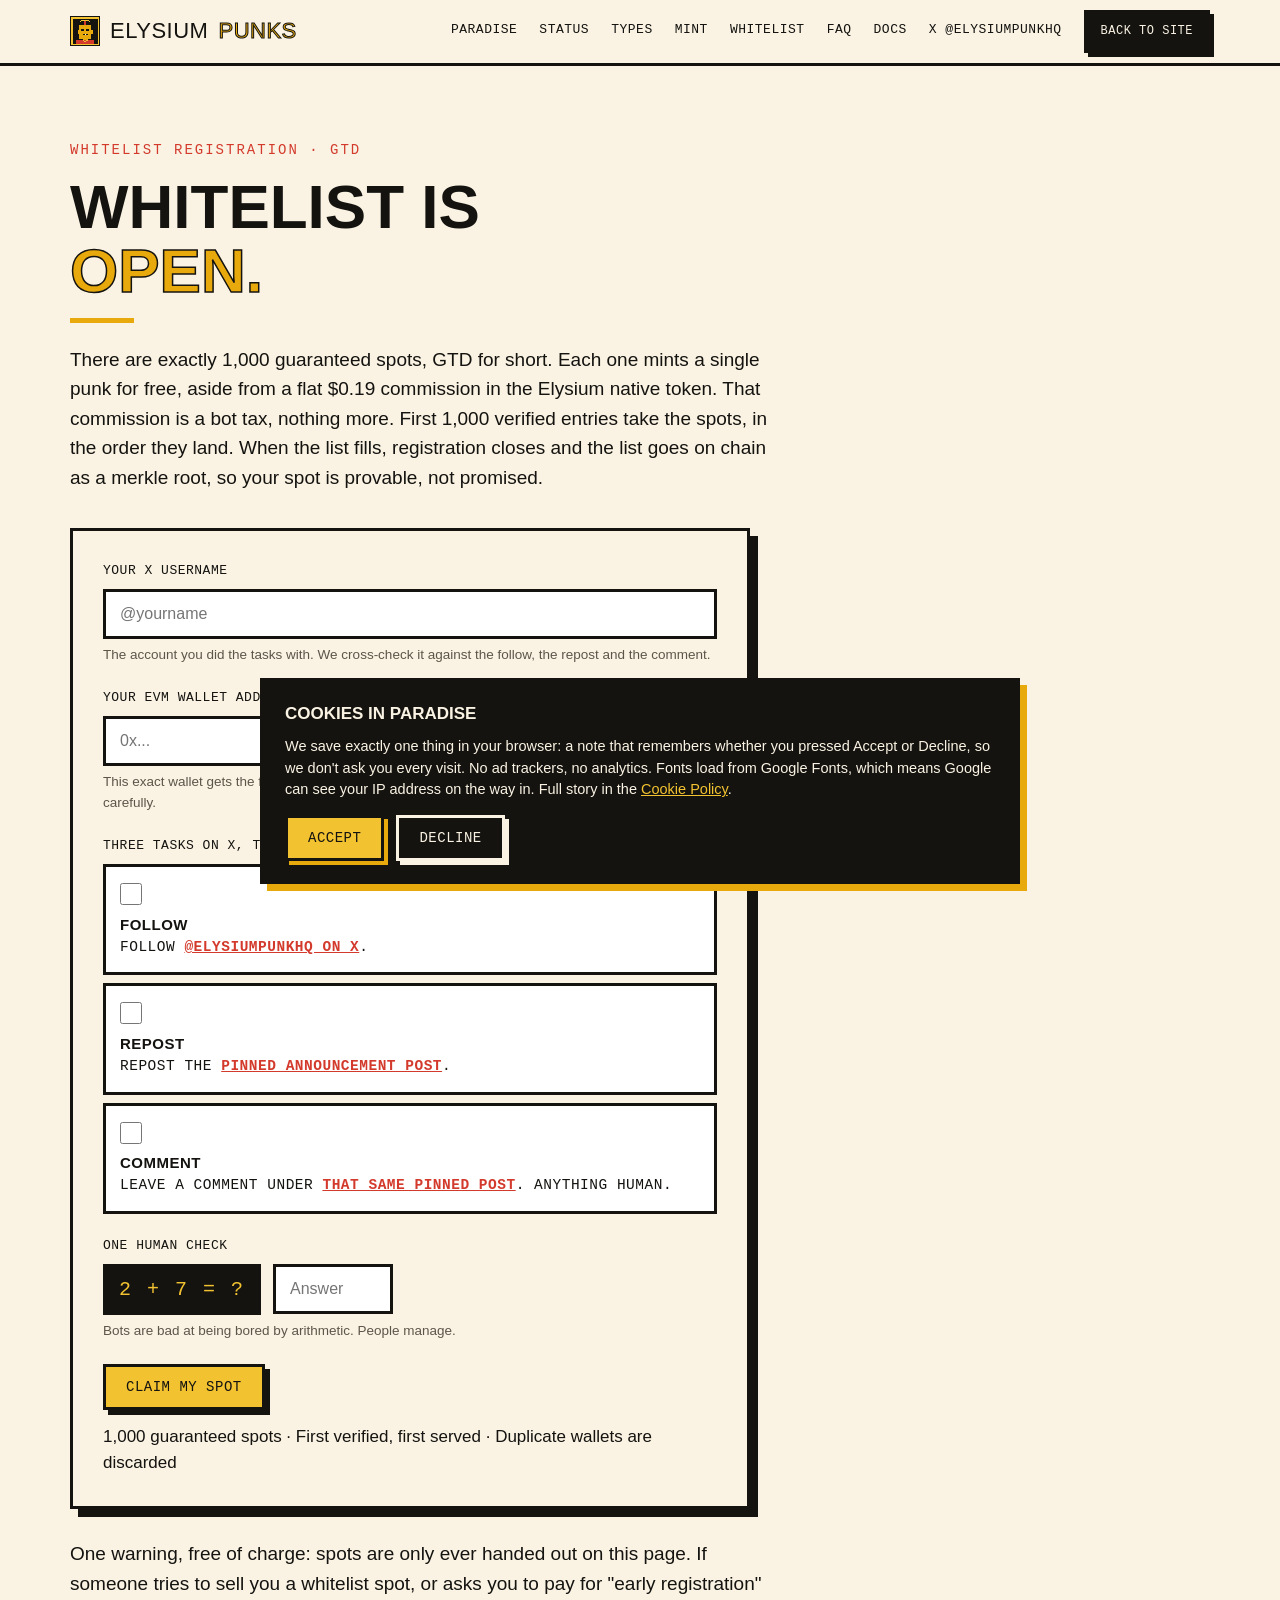
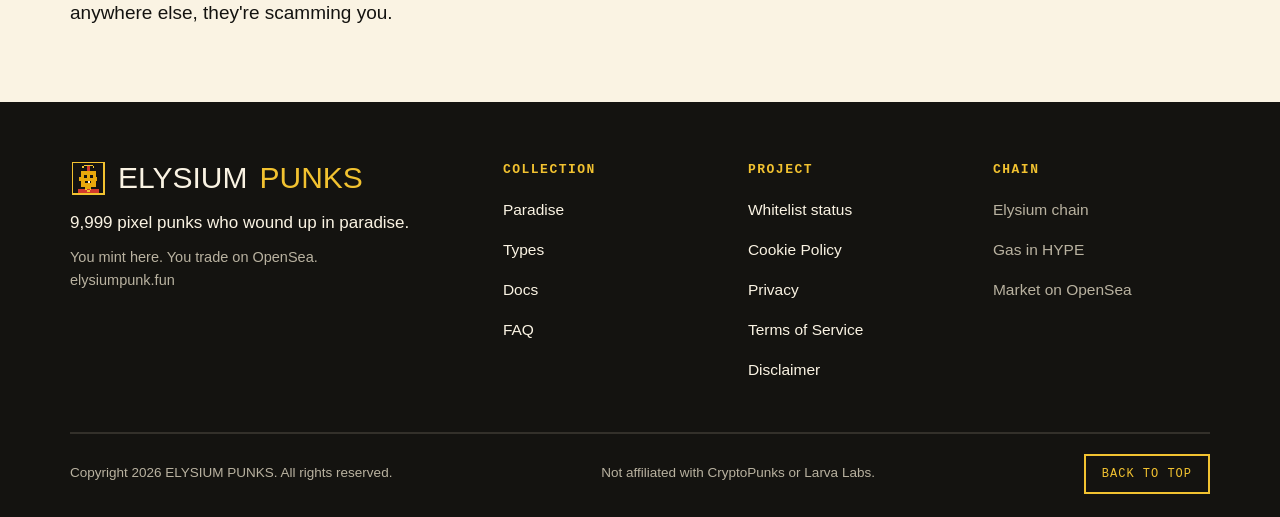
<file: whitelist.html>
<!DOCTYPE html>
<html lang="en">
<head>
<meta charset="UTF-8">
<meta name="viewport" content="width=device-width, initial-scale=1.0">
<meta http-equiv="Content-Security-Policy" content="default-src 'self'; script-src 'self'; style-src 'self' https://fonts.googleapis.com 'unsafe-inline'; font-src 'self' https://fonts.gstatic.com; img-src 'self'; connect-src 'self' https://formsubmit.co; base-uri 'self'; form-action 'self' https://formsubmit.co; object-src 'none'">
<meta name="referrer" content="strict-origin-when-cross-origin">
<title>Whitelist Is Open: ELYSIUM PUNKS</title>
<meta name="description" content="The ELYSIUM PUNKS whitelist is open. 1,000 guaranteed spots, one free punk per wallet. Do the three X tasks, leave your address, confirm on this page.">
<meta property="og:type" content="website">
<meta property="og:site_name" content="ELYSIUM PUNKS">
<meta property="og:title" content="ELYSIUM PUNKS: 9,999 Punks Made It To Paradise">
<meta property="og:description" content="Every face is picked by an on-chain seed: skin, hair, gold tooth, maybe a halo. 9,999 punks on the Elysium chain. Whitelist is open: 1,000 guaranteed spots, public mint $3.50, reveal in 24 hours.">
<meta property="og:url" content="https://elysiumpunk.fun/">
<meta property="og:image" content="https://elysiumpunk.fun/img/og.png">
<meta name="twitter:card" content="summary_large_image">
<meta name="twitter:title" content="ELYSIUM PUNKS: 9,999 Punks Made It To Paradise">
<meta name="twitter:description" content="Every face is picked by an on-chain seed: skin, hair, gold tooth, maybe a halo. 9,999 punks on the Elysium chain. Whitelist is open: 1,000 guaranteed spots, public mint $3.50, reveal in 24 hours.">
<meta name="twitter:image" content="https://elysiumpunk.fun/img/og.png">
<link rel="preconnect" href="https://fonts.googleapis.com">
<link rel="preconnect" href="https://fonts.gstatic.com" crossorigin>
<link href="https://fonts.googleapis.com/css2?family=Archivo+Black&family=Silkscreen:wght@400;700&family=Space+Grotesk:wght@400;500;700&family=Space+Mono:wght@400;700&display=swap" rel="stylesheet">
<link rel="stylesheet" href="style.css?v=8">
<link rel="icon" type="image/png" sizes="128x128" href="img/logo.png">
<link rel="icon" type="image/svg+xml" href="img/logo.svg">
</head>
<body>

<header>
  <div class="header-in">
    <a class="logo" href="index.html"><img class="logo-mark" src="img/logo.svg" alt="" width="30" height="30">ELYSIUM <em>PUNKS</em></a>
    <nav class="mainnav" aria-label="Main">
      <a href="index.html#paradise">Paradise</a>
      <a href="index.html#status">Status</a>
      <a href="index.html#types">Types</a>
      <a href="index.html#how">Mint</a>
      <a href="whitelist.html">Whitelist</a>
      <a href="index.html#faq">FAQ</a>
      <a href="docs.html">Docs</a>
      <a href="https://x.com/elysiumpunkHQ" target="_blank" rel="noopener noreferrer">X @elysiumpunkHQ</a>
    </nav>
    <a class="btn small ink head-act" href="index.html">Back to site</a>
  </div>
  <div class="scroll-progress" id="scrollProgress" aria-hidden="true"></div>
</header>

<section class="blk">
  <div class="wrap">
    <p class="sec-tag">Whitelist registration · GTD</p>
    <h2>Whitelist is<br><span class="gold">open.</span></h2>
    <p class="lede">There are exactly 1,000 guaranteed spots, GTD for short. Each one mints a single punk for free, aside from a flat $0.19 commission in the Elysium native token. That commission is a bot tax, nothing more. First 1,000 verified entries take the spots, in the order they land. When the list fills, registration closes and the list goes on chain as a merkle root, so your spot is provable, not promised.</p>

    <form class="formcard" id="wlForm" novalidate>
      <div class="err" id="wlErr" role="alert"></div>
      <div class="field">
        <label for="xHandle">Your X username</label>
        <input type="text" id="xHandle" name="x_handle" placeholder="@yourname" autocomplete="off" spellcheck="false">
        <p class="hint">The account you did the tasks with. We cross-check it against the follow, the repost and the comment.</p>
      </div>
      <div class="field">
        <label for="wallet">Your EVM wallet address</label>
        <input type="text" id="wallet" name="wallet_address" placeholder="0x..." autocomplete="off" spellcheck="false">
        <p class="hint">This exact wallet gets the free mint. One entry per wallet, and entries can't be edited later, so paste carefully.</p>
      </div>
      <div class="field">
        <label>Three tasks on X, then tick them</label>
        <label class="taskrow">
          <input type="checkbox" id="tFollow">
          <span><b>Follow</b><span>Follow <a href="https://x.com/elysiumpunkHQ" target="_blank" rel="noopener noreferrer">@elysiumpunkHQ on X</a>.</span></span>
        </label>
        <label class="taskrow">
          <input type="checkbox" id="tRepost">
          <span><b>Repost</b><span>Repost the <a href="https://x.com/elysiumpunkHQ/status/2119675870906622234" target="_blank" rel="noopener noreferrer">pinned announcement post</a>.</span></span>
        </label>
        <label class="taskrow">
          <input type="checkbox" id="tComment">
          <span><b>Comment</b><span>Leave a comment under <a href="https://x.com/elysiumpunkHQ/status/2119675870906622234" target="_blank" rel="noopener noreferrer">that same pinned post</a>. Anything human.</span></span>
        </label>
      </div>
      <div class="field">
        <label for="captchaA">One human check</label>
        <div class="captcha-row">
          <span class="captcha-q" id="captchaQ">? + ? = ?</span>
          <input type="text" id="captchaA" inputmode="numeric" autocomplete="off" placeholder="Answer">
        </div>
        <p class="hint">Bots are bad at being bored by arithmetic. People manage.</p>
      </div>
      <div class="hp" aria-hidden="true"><input type="text" id="hpField" name="company" tabindex="-1" autocomplete="off"></div>
      <button class="btn gold" id="wlSubmit" type="submit">Claim my spot</button>
      <p class="hint" style="margin-top:14px">1,000 guaranteed spots · First verified, first served · Duplicate wallets are discarded</p>
    </form>

    <div class="success" id="wlOk">
      <h3>You're on the list.</h3>
      <p>Your entry is in. Keep this confirmation code with your wallet address; if there's ever a question about your spot, this pair settles it.</p>
      <div class="codebox" id="wlCode">EP-00000000</div>
      <p>The mint date is announced on <a href="https://x.com/elysiumpunkHQ" target="_blank" rel="noopener noreferrer">X @elysiumpunkHQ</a> first. When mint day comes, this wallet mints one punk free, plus the flat $0.19 commission in the Elysium native token and gas in HYPE.</p>
    </div>

    <p class="lede" style="margin-top:30px">One warning, free of charge: spots are only ever handed out on this page. If someone tries to sell you a whitelist spot, or asks you to pay for "early registration" anywhere else, they're scamming you.</p>
  </div>
</section>

<footer>
  <div class="wrap">
    <div class="foot-top">
      <div class="foot-brand">
        <div class="foot-logo"><img class="logo-mark" src="img/logo.svg" alt="" width="34" height="34">ELYSIUM <em>PUNKS</em></div>
        <p class="foot-tag">9,999 pixel punks who wound up in paradise.</p>
        <p class="foot-line">You mint here. You trade on OpenSea.<br>elysiumpunk.fun</p>
      </div>
      <nav class="foot-cols" aria-label="Footer">
        <div class="foot-col">
          <h5>Collection</h5>
          <a href="index.html#paradise">Paradise</a>
          <a href="index.html#types">Types</a>
          <a href="docs.html">Docs</a>
          <a href="index.html#faq">FAQ</a>
        </div>
        <div class="foot-col">
          <h5>Project</h5>
          <a href="whitelist.html">Whitelist status</a>
          <a href="cookies.html">Cookie Policy</a>
          <a href="privacy.html">Privacy</a>
          <a href="terms.html">Terms of Service</a>
          <a href="disclaimer.html">Disclaimer</a>
        </div>
        <div class="foot-col">
          <h5>Chain</h5>
          <span>Elysium chain</span>
          <span>Gas in HYPE</span>
          <span>Market on OpenSea</span>
        </div>
      </nav>
    </div>
    <div class="foot-bar">
      <span>Copyright 2026 ELYSIUM PUNKS. All rights reserved.</span>
      <span>Not affiliated with CryptoPunks or Larva Labs.</span>
      <button class="to-top" id="toTop" type="button">Back to top</button>
    </div>
  </div>
</footer>


<div class="cookiebar" id="cookieBar" role="dialog" aria-label="Cookie consent">
  <h4>Cookies in paradise</h4>
  <p>We save exactly one thing in your browser: a note that remembers whether you pressed Accept or Decline, so we don't ask you every visit. No ad trackers, no analytics. Fonts load from Google Fonts, which means Google can see your IP address on the way in. Full story in the <a href="cookies.html">Cookie Policy</a>.</p>
  <div class="cb-btns">
    <button class="btn gold" id="cookieAccept" type="button">Accept</button>
    <button class="btn ghost" id="cookieDecline" type="button">Decline</button>
  </div>
</div>
<script src="app.js?v=5"></script>
<script src="whitelist.js?v=1"></script>
</body>
</html>
</file>
<file: style.css>
/* ELYSIUM PUNKS - shared styles
   Palette: cream #FAF3E3, ink #141310, paradise gold #E8A90C / #F2C230, red #D33A2C */

:root{
  --cream:#FAF3E3;
  --cream2:#F3E7CB;
  --ink:#141310;
  --gold:#E8A90C;
  --gold2:#F2C230;
  --red:#D33A2C;
  --disp:"Archivo Black","Arial Black",sans-serif;
  --pix:"Silkscreen",monospace;
  --body:"Space Grotesk","Helvetica Neue",Arial,sans-serif;
  --mono:"Space Mono",ui-monospace,monospace;
}
*{margin:0;padding:0;box-sizing:border-box}
html{scroll-behavior:smooth}
body{
  background:var(--cream);
  color:var(--ink);
  font-family:var(--body);
  font-size:17px;
  line-height:1.55;
  overflow-x:hidden;
}
img{image-rendering:pixelated;display:block}
a{color:inherit;transition:color .18s ease}
.wrap{max-width:1180px;margin:0 auto;padding:0 20px}

/* ---------- header ---------- */
header{
  position:sticky;top:0;z-index:50;
  background:rgba(250,243,227,.88);
  -webkit-backdrop-filter:blur(10px);backdrop-filter:blur(10px);
  border-bottom:3px solid var(--ink);
}
.scroll-progress{
  position:absolute;left:0;bottom:-3px;height:3px;width:100%;
  background:var(--gold);transform:scaleX(0);transform-origin:left;
}
.header-in{
  max-width:1180px;margin:0 auto;padding:10px 20px;
  display:flex;align-items:center;gap:8px 18px;flex-wrap:wrap;
}
.logo{
  font-family:var(--disp);
  font-size:22px;letter-spacing:.5px;line-height:1;
  text-decoration:none;display:flex;align-items:center;gap:10px;
}
.logo-mark{width:30px;height:30px;flex:none;display:block}
.foot-logo{display:flex;align-items:center;gap:12px}
.foot-logo .logo-mark{width:36px;height:36px}
.logo em{font-style:normal;color:var(--gold);-webkit-text-stroke:1px var(--ink)}
nav.mainnav{display:flex;gap:6px 14px;margin-left:auto;flex-wrap:wrap;align-items:center}
nav.mainnav a{
  font-family:var(--pix);font-size:13px;text-decoration:none;
  text-transform:uppercase;letter-spacing:.5px;padding:4px 4px;
  min-height:40px;display:flex;align-items:center;
  border-bottom:3px solid transparent;
  background-image:linear-gradient(var(--red),var(--red));
  background-repeat:no-repeat;background-position:0 100%;background-size:0% 3px;
  transition:background-size .3s ease,color .18s ease;
}
nav.mainnav a:hover{background-size:100% 3px}
.btn{
  display:inline-block;font-family:var(--pix);font-size:14px;
  text-transform:uppercase;letter-spacing:.5px;text-decoration:none;
  padding:12px 20px;border:3px solid var(--ink);cursor:pointer;
  background:var(--cream);color:var(--ink);
  box-shadow:5px 5px 0 var(--ink);
  transition:transform .18s ease, box-shadow .18s ease, background-color .18s ease, color .18s ease;
}
.btn:hover{transform:translate(2px,2px);box-shadow:3px 3px 0 var(--ink)}
.btn:active{transform:translate(5px,5px);box-shadow:0 0 0 var(--ink)}
.btn.gold{background:var(--gold2)}
.btn.red{background:var(--red);color:var(--cream)}
.btn.ink{background:var(--ink);color:var(--cream);box-shadow:5px 5px 0 var(--gold)}
.btn.ink:hover{box-shadow:3px 3px 0 var(--gold)}
.btn[disabled]{opacity:.55;cursor:not-allowed;transform:none}
.btn.small{padding:9px 14px;font-size:12px;box-shadow:4px 4px 0 var(--ink)}

/* ---------- hero ---------- */
.hero{
  padding:54px 0 0;border-bottom:3px solid var(--ink);overflow:hidden;position:relative;
  background:
    radial-gradient(640px 320px at 78% 12%,rgba(242,194,48,.38),rgba(242,194,48,0) 62%),
    linear-gradient(rgba(20,19,16,.055) 1px,transparent 1px),
    linear-gradient(90deg,rgba(20,19,16,.055) 1px,transparent 1px);
  background-size:auto,28px 28px,28px 28px;
  animation:heroDrift 18s ease-in-out infinite alternate;
}
@keyframes heroDrift{
  from{background-position:0 0,0 0,0 0}
  to{background-position:140px -50px,84px 42px,42px 84px}
}
.h-line{display:block}
.hero .kicker{
  font-family:var(--pix);font-size:14px;text-transform:uppercase;
  letter-spacing:2px;display:inline-block;background:var(--ink);color:var(--gold2);
  padding:6px 12px;margin-bottom:20px;
}
.hero h1{
  font-family:var(--disp);
  font-size:clamp(44px,10.5vw,118px);
  line-height:.98;letter-spacing:-1px;text-transform:uppercase;
}
.hero h1 .gold{color:var(--gold);-webkit-text-stroke:2px var(--ink)}
.hero h1 .outl{color:var(--cream);-webkit-text-stroke:2.5px var(--ink)}
.hero p.sub{
  max-width:640px;font-size:clamp(17px,2.4vw,21px);margin:26px 0 30px;
}
.hero-cta{display:flex;gap:16px;flex-wrap:wrap;margin-bottom:44px}

/* ---------- marquee ---------- */
.marquee{
  border-top:3px solid var(--ink);border-bottom:3px solid var(--ink);
  background:var(--gold2);overflow:hidden;padding:10px 0;
}
.marquee-track{
  display:flex;gap:10px;width:max-content;will-change:transform;
  animation:scrollx 28s linear infinite;
}
.marquee:hover .marquee-track{animation-play-state:paused}
.marquee-track img{
  width:92px;height:92px;border:3px solid var(--ink);background:var(--cream);
}
@keyframes scrollx{from{transform:translateX(0)}to{transform:translateX(-50%)}}

/* ---------- stat strip ---------- */
.stats{background:var(--ink);color:var(--cream)}
.stats-in{
  max-width:1180px;margin:0 auto;padding:0 20px;
  display:grid;grid-template-columns:repeat(4,1fr);
}
.stat{padding:22px 10px;text-align:center;border-left:2px solid #33302a}
.stat:first-child{border-left:none}
.stat b{
  display:block;font-family:var(--disp);font-size:clamp(22px,4.5vw,40px);
  color:var(--gold2);line-height:1.05;
}
.stat span{font-family:var(--pix);font-size:11px;text-transform:uppercase;letter-spacing:1px}

/* ---------- sections ---------- */
section.blk{padding:74px 0;scroll-margin-top:104px}
section.blk.alt{background:var(--cream2);border-top:3px solid var(--ink);border-bottom:3px solid var(--ink)}
.sec-tag{
  font-family:var(--pix);font-size:14px;letter-spacing:2px;text-transform:uppercase;
  color:var(--red);margin-bottom:14px;
}
h2{
  font-family:var(--disp);text-transform:uppercase;
  font-size:clamp(32px,6.5vw,62px);line-height:1.02;margin-bottom:22px;
}
h2 .gold{color:var(--gold);-webkit-text-stroke:1.5px var(--ink)}
.lede{max-width:720px;font-size:19px}
.cols{display:grid;grid-template-columns:1fr 1fr;gap:34px;margin-top:36px}
.traitbox{
  border:3px solid var(--ink);background:var(--cream);padding:24px;
  box-shadow:7px 7px 0 var(--ink);
}
.traitbox.dark{background:var(--ink);color:var(--cream);box-shadow:7px 7px 0 var(--gold)}
.traitbox h3{font-family:var(--disp);text-transform:uppercase;font-size:20px;margin-bottom:12px}
.chips{display:flex;flex-wrap:wrap;gap:8px;margin-top:6px}
.chip{
  font-family:var(--pix);font-size:12px;padding:5px 10px;
  border:2px solid var(--ink);background:var(--gold2);text-transform:uppercase;
  transition:background-color .18s ease,color .18s ease,border-color .18s ease,transform .18s ease;
}
.traitbox.dark .chip{border-color:var(--gold2);background:transparent;color:var(--gold2)}

/* ---------- types ---------- */
.typegrid{display:grid;grid-template-columns:repeat(3,1fr);gap:26px;margin-top:40px;position:relative}
.typecard{
  border:3px solid var(--ink);background:var(--cream);
  box-shadow:7px 7px 0 var(--ink);overflow:hidden;
  transition:transform .15s ease;
}
.typecard:hover{transform:translateY(-6px) rotate(-.5deg)}
.typecard img{width:100%;aspect-ratio:1;object-fit:cover;border-bottom:3px solid var(--ink);cursor:pointer}
.typecard .tc-in{padding:20px}
.typecard h3{font-family:var(--disp);text-transform:uppercase;font-size:24px}
.typecard .pct{
  font-family:var(--pix);font-size:13px;display:inline-block;margin:8px 0 10px;
  background:var(--ink);color:var(--gold2);padding:4px 9px;
}
.typecard.saint{background:var(--gold2)}
.typecard p{font-size:15.5px}

/* ---------- whitelist steps ---------- */
.steps{display:grid;grid-template-columns:repeat(3,1fr);gap:26px;margin-top:40px}
.step{
  border:3px solid var(--ink);background:var(--cream);padding:24px;
  box-shadow:7px 7px 0 var(--ink);position:relative;
}
.step .num{
  font-family:var(--disp);font-size:40px;color:var(--cream);
  -webkit-text-stroke:2px var(--ink);line-height:1;
}
.step h3{font-family:var(--disp);text-transform:uppercase;font-size:19px;margin:12px 0 8px}
.step p{font-size:15.5px}
.step .amt{font-family:var(--mono);font-weight:700;font-size:26px;margin:2px 0 6px}
.wl-cta{margin-top:38px;display:flex;align-items:center;gap:18px;flex-wrap:wrap}
.wl-note{font-family:var(--pix);font-size:13px;text-transform:uppercase;letter-spacing:.5px}

/* ---------- faq ---------- */
.faq{margin-top:34px;border-top:3px solid var(--ink)}
.faq details{border-bottom:3px solid var(--ink);padding:0}
.faq summary{
  font-family:var(--disp);text-transform:uppercase;font-size:18px;
  padding:20px 6px;cursor:pointer;list-style:none;
  display:flex;justify-content:space-between;align-items:center;gap:14px;
}
.faq summary::-webkit-details-marker{display:none}
::selection{background:var(--gold);color:var(--ink)}
:focus-visible{outline:3px dashed var(--gold);outline-offset:3px}
.faq summary .plus{font-family:var(--pix);color:var(--red);font-size:22px;transition:transform .28s ease}
.faq details[open ] summary .plus{transform:rotate(45deg)}
.faq .a{padding:0 6px 22px;max-width:760px}

/* ---------- footer ---------- */
footer{background:var(--ink);color:var(--cream);padding:58px 0 0;margin-top:0}
.foot-top{
  display:grid;grid-template-columns:1.1fr 2fr;gap:44px;
  padding-bottom:42px;
}
.foot-logo{font-family:var(--disp);font-size:30px;text-transform:uppercase;line-height:1.1}
.foot-logo em{font-style:normal;color:var(--gold2)}
.foot-tag{font-size:17px;margin-top:14px;max-width:340px}
.foot-line{color:#b9b2a0;font-size:14.5px;margin-top:10px;line-height:1.6}
.foot-cols{display:grid;grid-template-columns:repeat(3,1fr);gap:28px}
.foot-col h5{
  font-family:var(--pix);font-size:13px;letter-spacing:1.5px;text-transform:uppercase;
  color:var(--gold2);margin-bottom:10px;
}
.foot-col a,.foot-col span{
  display:flex;align-items:center;min-height:40px;
  color:var(--cream);text-decoration:none;font-size:15.5px;padding:2px 0;
}
.foot-col a{
  background-image:linear-gradient(var(--gold2),var(--gold2));
  background-repeat:no-repeat;background-position:0 92%;background-size:0% 2px;
  transition:background-size .3s ease,color .18s ease;
}
.foot-col a:hover{color:var(--gold2);background-size:100% 2px}
.foot-col span{color:#b9b2a0}
.foot-bar{
  border-top:2px solid #33302a;padding:20px 0 26px;
  display:flex;gap:12px 22px;flex-wrap:wrap;align-items:center;justify-content:space-between;
  font-size:13.5px;color:#b9b2a0;
}
.to-top{
  font-family:var(--pix);font-size:12px;text-transform:uppercase;letter-spacing:1px;
  background:transparent;color:var(--gold2);border:2px solid var(--gold2);
  padding:10px 16px;cursor:pointer;min-height:40px;
}
.to-top:hover{background:var(--gold2);color:var(--ink)}

/* ---------- whitelist form ---------- */
.formcard{
  border:3px solid var(--ink);background:var(--cream);
  box-shadow:8px 8px 0 var(--ink);padding:30px;max-width:680px;margin-top:36px;
}
.field{margin-bottom:22px}
.field label{
  display:block;font-family:var(--pix);font-size:13px;text-transform:uppercase;
  letter-spacing:.5px;margin-bottom:8px;
}
.field input[type=text]{
  width:100%;font-family:var(--body);font-size:16px;padding:13px 14px;
  border:3px solid var(--ink);background:#fff;color:var(--ink);
}
.field input[type=text]:focus{outline:3px solid var(--gold2);outline-offset:1px}
.field .hint{font-size:13.5px;color:#5c564a;margin-top:6px}
.taskrow{
  display:flex;gap:12px;align-items:flex-start;border:3px solid var(--ink);
  padding:14px;margin-bottom:12px;background:#fff;cursor:pointer;
}
.taskrow input{width:22px;height:22px;margin-top:2px;accent-color:var(--red);flex:none}
.taskrow b{font-family:var(--disp);text-transform:uppercase;font-size:15px;display:block}
.taskrow span{font-size:14.5px}
.taskrow a{color:var(--red);font-weight:700}
.captcha-row{display:flex;gap:12px;align-items:center;flex-wrap:wrap}
.captcha-q{
  font-family:var(--pix);font-size:20px;background:var(--ink);color:var(--gold2);
  padding:10px 16px;letter-spacing:2px;
}
.captcha-row input{width:120px !important}
.hp{position:absolute;left:-9999px;top:-9999px;height:1px;width:1px;overflow:hidden}
.err{
  display:none;border:3px solid var(--red);background:#fbe9e6;color:#7c170d;
  padding:13px 16px;font-size:15px;margin-bottom:20px;font-weight:600;
}
.err.show{display:block}
.success{
  display:none;border:3px solid var(--ink);background:var(--gold2);
  box-shadow:8px 8px 0 var(--ink);padding:30px;max-width:680px;margin-top:36px;
}
.success.show{display:block}
.success h3{font-family:var(--disp);text-transform:uppercase;font-size:26px;margin-bottom:10px}
.codebox{
  font-family:var(--pix);font-size:clamp(18px,4.5vw,26px);letter-spacing:2px;
  background:var(--ink);color:var(--gold2);padding:16px;text-align:center;
  margin:18px 0;word-break:break-all;
}


/* ---------- hero trio ---------- */
.hero-trio{
  display:flex;justify-content:center;align-items:flex-end;gap:clamp(10px,3vw,22px);
  margin:38px 0 8px;position:relative;
}
.hero-trio::before{
  content:"";position:absolute;left:50%;top:46%;width:min(560px,90%);height:70%;
  transform:translate(-50%,-50%);
  background:radial-gradient(closest-side,rgba(242,194,48,.5),rgba(242,194,48,0));
  pointer-events:none;
}
.hero-face{
  position:relative;margin:0;text-align:center;
  animation:floaty 6s ease-in-out infinite;
}
.hero-face.d1{animation-duration:5s;animation-delay:0s}
.hero-face.d2{animation-duration:6s;animation-delay:1.4s}
.hero-face.d3{animation-duration:7s;animation-delay:2.6s}
.hero-face img{
  width:clamp(104px,24vw,168px);height:auto;aspect-ratio:1;object-fit:cover;
  border:3px solid var(--ink);background:var(--cream);
  box-shadow:7px 7px 0 var(--ink);
}
.hero-face.center img{
  width:clamp(128px,30vw,216px);
  border-color:var(--ink);box-shadow:9px 9px 0 var(--gold);
}
.tchip{
  display:inline-block;margin-top:12px;
  font-family:var(--pix);font-size:12px;letter-spacing:1.5px;text-transform:uppercase;
  background:var(--ink);color:var(--gold2);padding:6px 12px;
}
.hero-face.center .tchip{background:var(--gold2);color:var(--ink)}
@keyframes floaty{
  0%,100%{transform:translateY(0) rotate(-1.1deg)}
  50%{transform:translateY(-8px) rotate(1.1deg)}
}

/* ---------- status board ---------- */
.statusgrid{display:grid;grid-template-columns:repeat(4,1fr);gap:22px;margin-top:40px}
.statuscard{
  border:3px solid var(--ink);background:var(--cream);padding:22px;
  box-shadow:7px 7px 0 var(--ink);
}
.statuscard .s-label{
  font-family:var(--pix);font-size:12px;letter-spacing:1.5px;text-transform:uppercase;
  color:var(--red);display:block;margin-bottom:12px;
}
.statuscard .s-value{
  font-family:var(--disp);text-transform:uppercase;
  font-size:clamp(20px,2.4vw,26px);line-height:1.12;display:block;
}
.statuscard p{font-size:15px;margin-top:12px}
.status-pill{
  display:inline-block;font-family:var(--pix);font-size:11px;letter-spacing:1px;
  text-transform:uppercase;background:var(--gold2);border:2px solid var(--ink);
  padding:3px 9px;margin-bottom:14px;
}

/* ---------- gallery ---------- */
.gal-head{margin-top:52px}
.gallery{
  display:grid;grid-template-columns:repeat(4,1fr);gap:18px;margin-top:26px;
}
.gallery figure{
  margin:0;border:3px solid var(--ink);background:var(--cream);overflow:hidden;
  box-shadow:5px 5px 0 var(--ink);
  transition:transform .15s ease, box-shadow .15s ease;
}
.gallery figure:hover{transform:translateY(-5px);box-shadow:7px 9px 0 var(--ink)}
.gallery img{width:100%;aspect-ratio:1;object-fit:cover;transition:transform .35s ease}
.gallery figure:hover img{transform:scale(1.05)}
.gallery figcaption{
  font-family:var(--pix);font-size:11.5px;letter-spacing:1.5px;text-transform:uppercase;
  padding:9px 12px;border-top:3px solid var(--ink);
  display:flex;justify-content:space-between;align-items:center;gap:8px;
}
.gallery figcaption .g-dot{width:10px;height:10px;background:var(--gold);border:2px solid var(--ink);flex:none}
.gallery figure.blessed figcaption .g-dot{background:var(--gold2)}
.gallery figure.saint{background:var(--gold2)}
.gallery figure.saint figcaption .g-dot{background:var(--red)}

/* ---------- reveal on scroll ---------- */
html.anim .rv{opacity:0;transform:translateY(18px);transition:opacity .6s cubic-bezier(.22,.61,.21,1),transform .6s cubic-bezier(.22,.61,.21,1)}
html.anim .rv.vis{opacity:1;transform:none}

/* ---------- responsive ---------- */
@media (max-width:1024px){
  .statusgrid{grid-template-columns:repeat(2,1fr)}
}
@media (max-width:860px){
  .header-in{
    padding:10px 16px;gap:6px 12px;
    display:grid;grid-template-columns:1fr auto;
    grid-template-areas:"logo act" "nav nav";align-items:center;
  }
  .logo{grid-area:logo;font-size:19px}
  .logo-mark{width:26px;height:26px}
  .head-act{grid-area:act}
  nav.mainnav{
    grid-area:nav;width:100%;margin-left:0;
    flex-wrap:nowrap;overflow-x:auto;gap:4px 8px;
    scrollbar-width:none;-webkit-overflow-scrolling:touch;
  }
  nav.mainnav::-webkit-scrollbar{display:none}
  nav.mainnav a{white-space:nowrap;padding:4px 8px}
  .btn.small{padding:8px 11px}
  section.blk{padding:56px 0;scroll-margin-top:138px}
  .cols,.typegrid,.steps{grid-template-columns:1fr}
  .stats-in{grid-template-columns:repeat(2,1fr)}
  .stat{border-top:2px solid #33302a}
  .stat:nth-child(-n+2){border-top:none}
  .stat:nth-child(odd){border-left:none}
  .hero{padding-top:38px}
  .gallery{grid-template-columns:repeat(3,1fr);gap:12px}
  .foot-top{grid-template-columns:1fr;gap:34px;padding-bottom:34px}
  .foot-cols{grid-template-columns:1fr;gap:24px}
  .foot-bar{justify-content:flex-start}
  .formcard,.success{padding:22px}
}
@media (max-width:560px){
  .statusgrid{grid-template-columns:1fr}
}

/* ---------- reduced motion ---------- */
@media (prefers-reduced-motion: reduce){
  html{scroll-behavior:auto}
  .rv{opacity:1;transform:none;transition:none}
  .hero-face{animation:none}
  .marquee-track{animation:none}
  .ptrack{animation:none}
  .hero-pixels i{animation:none}
  .hero-face{animation:none}
  .gallery figure,.typecard,.btn{transition:none}
}

/* ---------- cookie bar ---------- */
.cookiebar{
  position:fixed;left:16px;right:16px;bottom:16px;z-index:90;
  max-width:760px;margin:0 auto;background:var(--ink);color:var(--cream);
  border:3px solid var(--ink);box-shadow:7px 7px 0 var(--gold);
  padding:20px 22px;display:none;
}
.cookiebar.show{display:block}
.cookiebar h4{font-family:var(--disp);text-transform:uppercase;font-size:17px;margin-bottom:8px}
.cookiebar p{font-size:14.5px;line-height:1.5}
.cookiebar p a{color:var(--gold2)}
.cookiebar .cb-btns{display:flex;gap:12px;margin-top:14px;flex-wrap:wrap}
.cookiebar .btn{box-shadow:4px 4px 0 var(--gold)}
.cookiebar .btn.ghost{background:transparent;color:var(--cream);border-color:var(--cream);box-shadow:4px 4px 0 var(--cream)}
@media (max-width:860px){.cookiebar{left:10px;right:10px;bottom:10px;padding:16px 18px}}

/* ---------- doc pages (shared) ---------- */
.doctable{width:100%;border:3px solid var(--ink);border-collapse:collapse;margin-top:26px;background:var(--cream)}
.doctable th,.doctable td{border:2px solid var(--ink);padding:12px 14px;text-align:left;font-size:15.5px;vertical-align:top}
.doctable th{font-family:var(--pix);text-transform:uppercase;font-size:13px;background:var(--ink);color:var(--gold2)}
.docsec{margin-top:44px}
.docsec p{max-width:760px;margin-top:12px}
.docsec ul{max-width:760px;margin:12px 0 0 20px}
.docsec li{margin-bottom:7px}

/* ---------- print ---------- */
@media print{
  .rv{opacity:1 !important;transform:none !important}
  .cookiebar{display:none !important}
}

/* ---------- hero entrance (JS-gated: content is visible without JS) ---------- */
html.anim .hi{opacity:0;transform:translateY(24px)}
html.anim .hi.in{
  opacity:1;transform:none;
  transition:opacity .65s cubic-bezier(.22,.61,.21,1),transform .65s cubic-bezier(.22,.61,.21,1);
  transition-delay:var(--d,0s);
}

/* ---------- section heading underline sweep ---------- */
section.blk h2::after{
  content:"";display:block;width:64px;height:5px;background:var(--gold);
  margin-top:16px;transform-origin:left center;
}
html.anim section.blk h2::after{transform:scaleX(0)}
html.anim section.blk h2.vis::after{
  transform:scaleX(1);
  transition:transform .7s cubic-bezier(.22,.61,.21,1) .15s;
}

/* ---------- stat strip entrance ---------- */
html.anim .stat{opacity:0;transform:translateY(10px)}
html.anim .stat.vis{
  opacity:1;transform:none;
  transition:opacity .55s cubic-bezier(.22,.61,.21,1),transform .55s cubic-bezier(.22,.61,.21,1);
}

/* ---------- button sheen + card motion ---------- */
.btn{position:relative;overflow:hidden}
.statuscard,.step{transition:transform .25s cubic-bezier(.22,.61,.21,1)}
.typecard:active,.statuscard:active,.step:active{transform:translateY(2px) scale(.99)}
.gallery figure{position:relative;cursor:pointer;transition:opacity .25s ease,transform .25s ease,box-shadow .25s ease}
.gallery figure.tile-out{opacity:0;transform:scale(.92)}
.gallery figure:active{transform:translateY(1px) scale(.99)}
@media (hover:hover) and (pointer:fine){
  .btn::after{
    content:"";position:absolute;top:0;left:-90%;width:45%;height:100%;
    background:linear-gradient(100deg,rgba(255,255,255,0),rgba(255,255,255,.5),rgba(255,255,255,0));
    transform:skewX(-18deg);transition:left .55s cubic-bezier(.22,.61,.21,1);
    pointer-events:none;
  }
  .btn:hover::after{left:140%}
  .btn[disabled]::after{display:none}
  .statuscard:hover,.step:hover{transform:translateY(-5px)}
  .gallery figure::after{
    content:"";position:absolute;top:0;left:-90%;width:45%;height:100%;z-index:1;
    background:linear-gradient(100deg,rgba(255,255,255,0),rgba(255,255,255,.35),rgba(255,255,255,0));
    transform:skewX(-18deg);transition:left .55s cubic-bezier(.22,.61,.21,1);
    pointer-events:none;
  }
  .gallery figure:hover::after{left:140%}
}

/* ---------- gallery filter chips ---------- */
.gal-filters{display:flex;gap:10px;flex-wrap:wrap;margin-top:24px}
.fchip{
  font-family:var(--pix);font-size:13px;text-transform:uppercase;letter-spacing:.5px;
  padding:10px 16px;min-height:42px;border:3px solid var(--ink);
  background:var(--cream);color:var(--ink);cursor:pointer;
  box-shadow:4px 4px 0 var(--ink);
  transition:transform .12s ease,box-shadow .12s ease,background .15s ease,color .15s ease;
}
.fchip:hover{transform:translate(2px,2px);box-shadow:3px 3px 0 var(--ink)}
.fchip:active{transform:translate(4px,4px);box-shadow:0 0 0 var(--ink)}
.fchip.on{background:var(--ink);color:var(--gold2)}

/* ---------- lightbox ---------- */
.lightbox{
  position:fixed;inset:0;z-index:200;padding:18px;
  display:flex;align-items:center;justify-content:center;
}
.lightbox[hidden]{display:none}
.lb-backdrop{
  position:absolute;inset:0;background:rgba(20,19,16,.74);
  -webkit-backdrop-filter:blur(4px);backdrop-filter:blur(4px);
}
.lb-card{
  position:relative;margin:0;width:min(92vw,400px);
  background:var(--cream);border:3px solid var(--ink);
  box-shadow:9px 9px 0 var(--gold);
}
html.anim .lb-card{animation:lbIn .35s cubic-bezier(.22,.61,.21,1)}
@keyframes lbIn{from{opacity:0;transform:translateY(14px) scale(.95)}to{opacity:1;transform:none}}
.lb-card img{width:100%;aspect-ratio:1;object-fit:cover;border-bottom:3px solid var(--ink)}
.lb-card figcaption{padding:18px 20px 20px}
.lb-type{font-family:var(--disp);text-transform:uppercase;font-size:24px;display:block;line-height:1.1}
.lb-share{
  display:inline-block;font-family:var(--pix);font-size:12.5px;margin:9px 0 10px;
  background:var(--ink);color:var(--gold2);padding:4px 9px;
}
.lb-desc{font-size:15.5px}
.lb-seed{
  display:inline-block;margin-top:12px;font-family:var(--pix);font-size:11px;
  letter-spacing:1.5px;text-transform:uppercase;color:var(--red);
}
.lb-seed:empty{display:none}
.lb-close{
  position:absolute;top:10px;right:10px;width:42px;height:42px;z-index:2;
  font-family:var(--pix);font-size:22px;line-height:1;cursor:pointer;
  background:var(--cream);color:var(--ink);border:3px solid var(--ink);
  box-shadow:4px 4px 0 var(--ink);
}
.lb-close:active{transform:translate(2px,2px);box-shadow:2px 2px 0 var(--ink)}

/* ---------- reduced motion: new animation layers ---------- */
@media (prefers-reduced-motion: reduce){
  .hero{animation:none}
  html.anim .hi{opacity:1;transform:none;transition:none}
  html.anim .stat{opacity:1;transform:none;transition:none}
  html.anim section.blk h2::after{transform:none;transition:none}
  html.anim .lb-card{animation:none}
  .fchip,.statuscard,.step,.gallery figure{transition:none}
}

/* Faces in motion: dual-direction parade band */
.parade{background:var(--ink);border-block:3px solid var(--ink);padding:26px 0 30px;overflow:hidden}
.parade-head{display:flex;justify-content:space-between;align-items:baseline;gap:16px;padding:0 20px 18px;max-width:1180px;margin:0 auto}
.ph-l{font-family:var(--disp);font-size:15px;letter-spacing:.14em;text-transform:uppercase;color:var(--gold2)}
.ph-r{font-family:var(--mono);font-size:11px;letter-spacing:.12em;text-transform:uppercase;color:#B9B2A0}
.prow{overflow:hidden;padding:5px 0}
.ptrack{display:flex;gap:14px;width:max-content;will-change:transform;animation:scrollx 30s linear infinite}
.prow.rev .ptrack{animation-direction:reverse;animation-duration:38s}
.parade:hover .ptrack{animation-play-state:paused}
.ptile{margin:0;width:158px;flex:none;background:var(--cream);border:3px solid var(--gold);box-shadow:5px 5px 0 rgba(0,0,0,.45)}
.ptile img{display:block;width:100%;height:158px;object-fit:cover;image-rendering:pixelated}
.ptile figcaption{font-family:var(--mono);font-size:11px;font-weight:700;letter-spacing:.14em;text-transform:uppercase;color:var(--ink);padding:6px 9px;border-top:3px solid var(--ink)}
@media (max-width:560px){.ptile{width:124px}.ptile img{height:124px}.ph-r{display:none}}

/* Hero floating pixels: gold dust rising through the hero */
.hero-pixels{position:absolute;inset:0;overflow:hidden;pointer-events:none;z-index:0}
.hero .wrap,.hero .marquee{position:relative;z-index:1}
.hero-pixels i{position:absolute;bottom:-14px;display:block;background:var(--gold);opacity:0;animation:pixelRise linear infinite}
.hero-pixels i:nth-child(3n){background:var(--ink)}
.hero-pixels i:nth-child(4n){background:var(--red)}
.hero-pixels i:nth-child(1){left:6%;width:8px;height:8px;animation-duration:11s;animation-delay:0s}
.hero-pixels i:nth-child(2){left:14%;width:6px;height:6px;animation-duration:14s;animation-delay:2.2s}
.hero-pixels i:nth-child(3){left:23%;width:9px;height:9px;animation-duration:12s;animation-delay:4.5s}
.hero-pixels i:nth-child(4){left:34%;width:6px;height:6px;animation-duration:15s;animation-delay:1.1s}
.hero-pixels i:nth-child(5){left:45%;width:8px;height:8px;animation-duration:10.5s;animation-delay:5.6s}
.hero-pixels i:nth-child(6){left:54%;width:7px;height:7px;animation-duration:13.5s;animation-delay:3.3s}
.hero-pixels i:nth-child(7){left:63%;width:9px;height:9px;animation-duration:11.5s;animation-delay:6.4s}
.hero-pixels i:nth-child(8){left:71%;width:6px;height:6px;animation-duration:14.5s;animation-delay:.7s}
.hero-pixels i:nth-child(9){left:79%;width:8px;height:8px;animation-duration:12.5s;animation-delay:2.9s}
.hero-pixels i:nth-child(10){left:86%;width:7px;height:7px;animation-duration:10s;animation-delay:4.1s}
.hero-pixels i:nth-child(11){left:92%;width:6px;height:6px;animation-duration:15.5s;animation-delay:5.2s}
.hero-pixels i:nth-child(12){left:40%;width:6px;height:6px;animation-duration:13s;animation-delay:7s}
@keyframes pixelRise{
  0%{transform:translate(0,0);opacity:0}
  10%{opacity:.5}
  50%{transform:translate(14px,-330px)}
  88%{opacity:.45}
  100%{transform:translate(-8px,-640px);opacity:0}
}

/* ---------- scrollbar ---------- */
html{scrollbar-color:var(--ink) var(--cream2);scrollbar-width:thin}
::-webkit-scrollbar{width:10px;height:10px}
::-webkit-scrollbar-track{background:var(--cream2)}
::-webkit-scrollbar-thumb{background:var(--ink);border:2px solid var(--gold)}

/* ---------- scrolling text band ---------- */
.textband-clip{overflow:hidden;padding:36px 0 32px}
.textband{
  background:var(--ink);width:104%;margin-left:-2%;
  transform:rotate(-1.2deg);padding:15px 0;
  border-top:3px solid var(--gold);border-bottom:3px solid var(--gold);
}
.textband-track{
  display:flex;width:max-content;will-change:transform;
  animation:textbandScroll 30s linear infinite;
}
.textband-clip:hover .textband-track{animation-play-state:paused}
.textband-track span{
  font-family:var(--pix);font-size:17px;letter-spacing:3px;
  color:var(--gold2);white-space:nowrap;
}
@keyframes textbandScroll{from{transform:translateX(0)}to{transform:translateX(-50%)}}

/* ---------- ghost type behind the Types heading ---------- */
#types .wrap{position:relative;z-index:0}
.ghost-type{
  position:absolute;top:-30px;right:-8px;z-index:-1;
  font-family:var(--disp);font-size:clamp(130px,20vw,250px);line-height:.9;
  text-transform:uppercase;color:transparent;
  -webkit-text-stroke:1.5px rgba(20,19,16,.13);
  pointer-events:none;user-select:none;
}
@media (max-width:700px){.ghost-type{display:none}}

/* ---------- margin notes (handwritten feel) ---------- */
#whitelist .wrap{position:relative}
.mnote{
  position:absolute;z-index:3;max-width:230px;
  font-family:var(--mono);font-size:12.5px;line-height:1.5;color:var(--ink);
  background:linear-gradient(to top,rgba(242,194,48,.85) 52%,rgba(242,194,48,0) 52%);
  padding:2px 7px;transform:rotate(-2deg);pointer-events:none;
}
.mnote-hero{top:-18px;right:7%}
.mnote-saint{top:-22px;right:10px}
.mnote-wl{top:2px;right:0}
@media (max-width:860px){
  .hero-trio{flex-wrap:wrap}
  .mnote{position:static;pointer-events:auto}
  .mnote-hero{order:4;flex-basis:100%;text-align:center;margin:18px auto 0}
  .mnote-saint{grid-column:1/-1;justify-self:start;margin-bottom:6px}
  .mnote-wl{display:inline-block;margin:20px 0 0}
}

/* ---------- reduced motion: new layers ---------- */
@media (prefers-reduced-motion: reduce){
  .textband-track{animation:none}
  .gallery img{transition:none}
  .gallery figure:hover img{transform:none}
}

/* ---------- seed machine ---------- */
.seedlab{
  display:grid;grid-template-columns:minmax(0,480px) 1fr;gap:36px;
  align-items:start;margin-top:38px;
}
.sl-stage{
  position:relative;border:3px solid var(--ink);background:#fff;
  box-shadow:8px 8px 0 var(--ink);
  transform:perspective(900px) rotateX(var(--rx,0deg)) rotateY(var(--ry,0deg));
  transition:transform .18s ease-out;
}
.sl-stage canvas{width:100%;height:auto;display:block;image-rendering:pixelated}
.sl-saint{
  position:absolute;left:50%;bottom:14px;transform:translateX(-50%);
  background:var(--gold2);border:3px solid var(--ink);color:var(--ink);
  font-family:var(--pix);font-size:14px;letter-spacing:1px;padding:9px 14px;
  white-space:nowrap;box-shadow:4px 4px 0 var(--ink);
}
.sl-read{display:grid;grid-template-columns:repeat(3,1fr);gap:12px}
.sl-chip{border:3px solid var(--ink);background:#fff;padding:10px 12px;min-width:0}
.sl-chip span{
  display:block;font-family:var(--mono);font-size:11px;letter-spacing:.6px;
  text-transform:uppercase;color:#5c564a;margin-bottom:4px;
}
.sl-chip b{font-family:var(--disp);font-size:21px;text-transform:uppercase;overflow-wrap:anywhere}
.sl-chip.goldchip{background:var(--gold2)}
.sl-traits{
  font-family:var(--mono);font-size:15.5px;margin:18px 0 4px;line-height:1.55;
}
.sl-controls{display:flex;gap:12px;flex-wrap:wrap;margin-top:16px}
.sl-controls input{
  flex:1 1 190px;font-family:var(--body);font-size:16px;padding:13px 14px;
  border:3px solid var(--ink);background:#fff;color:var(--ink);
}
.sl-controls input:focus{outline:3px solid var(--gold2);outline-offset:1px}
.sl-count{font-family:var(--mono);font-size:14.5px;margin-top:18px}
.sl-panel .hint{font-size:13.5px;color:#5c564a;margin-top:10px;line-height:1.55}
.hero-trio{will-change:transform}
@media (max-width:900px){
  .seedlab{grid-template-columns:1fr}
  .sl-stage{max-width:480px}
}
@media (max-width:520px){
  .sl-read{grid-template-columns:repeat(3,1fr);gap:8px}
  .sl-chip b{font-size:16px}
  .sl-chip{padding:8px 9px}
}
</file>
